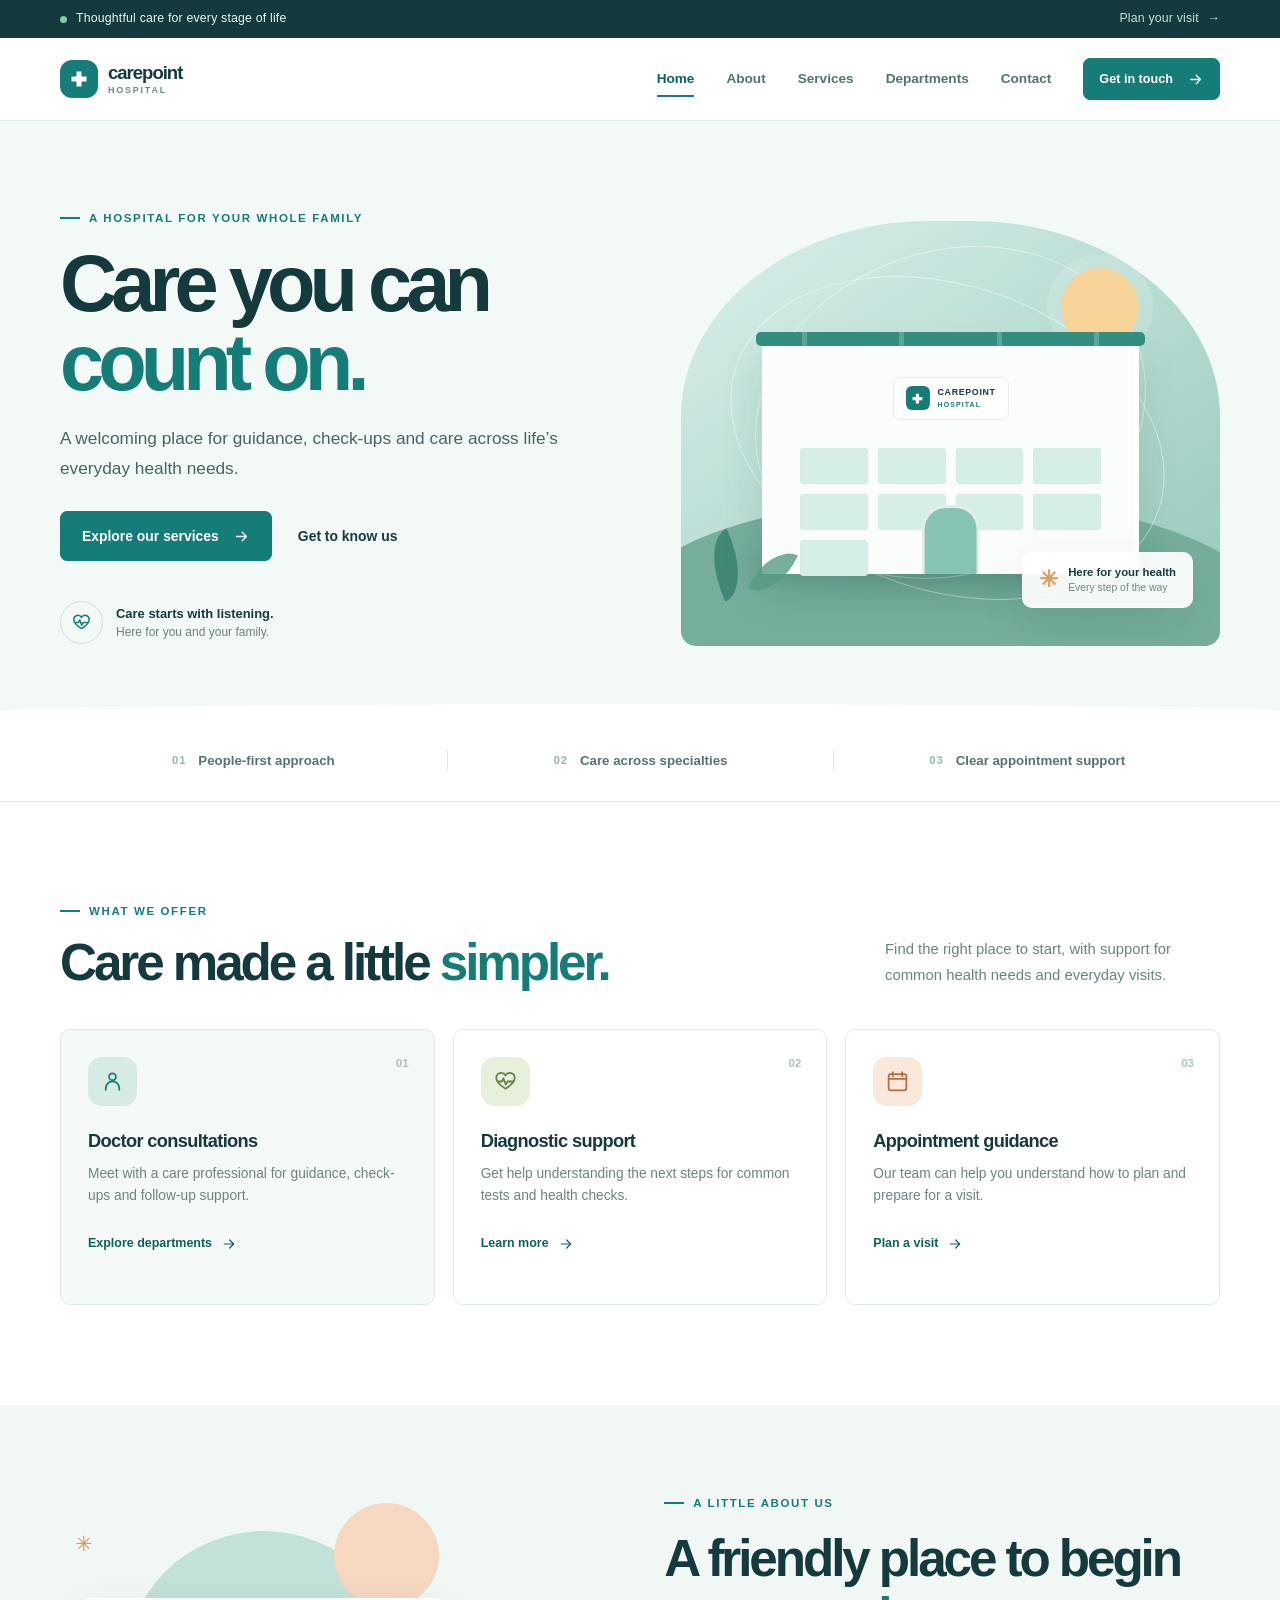
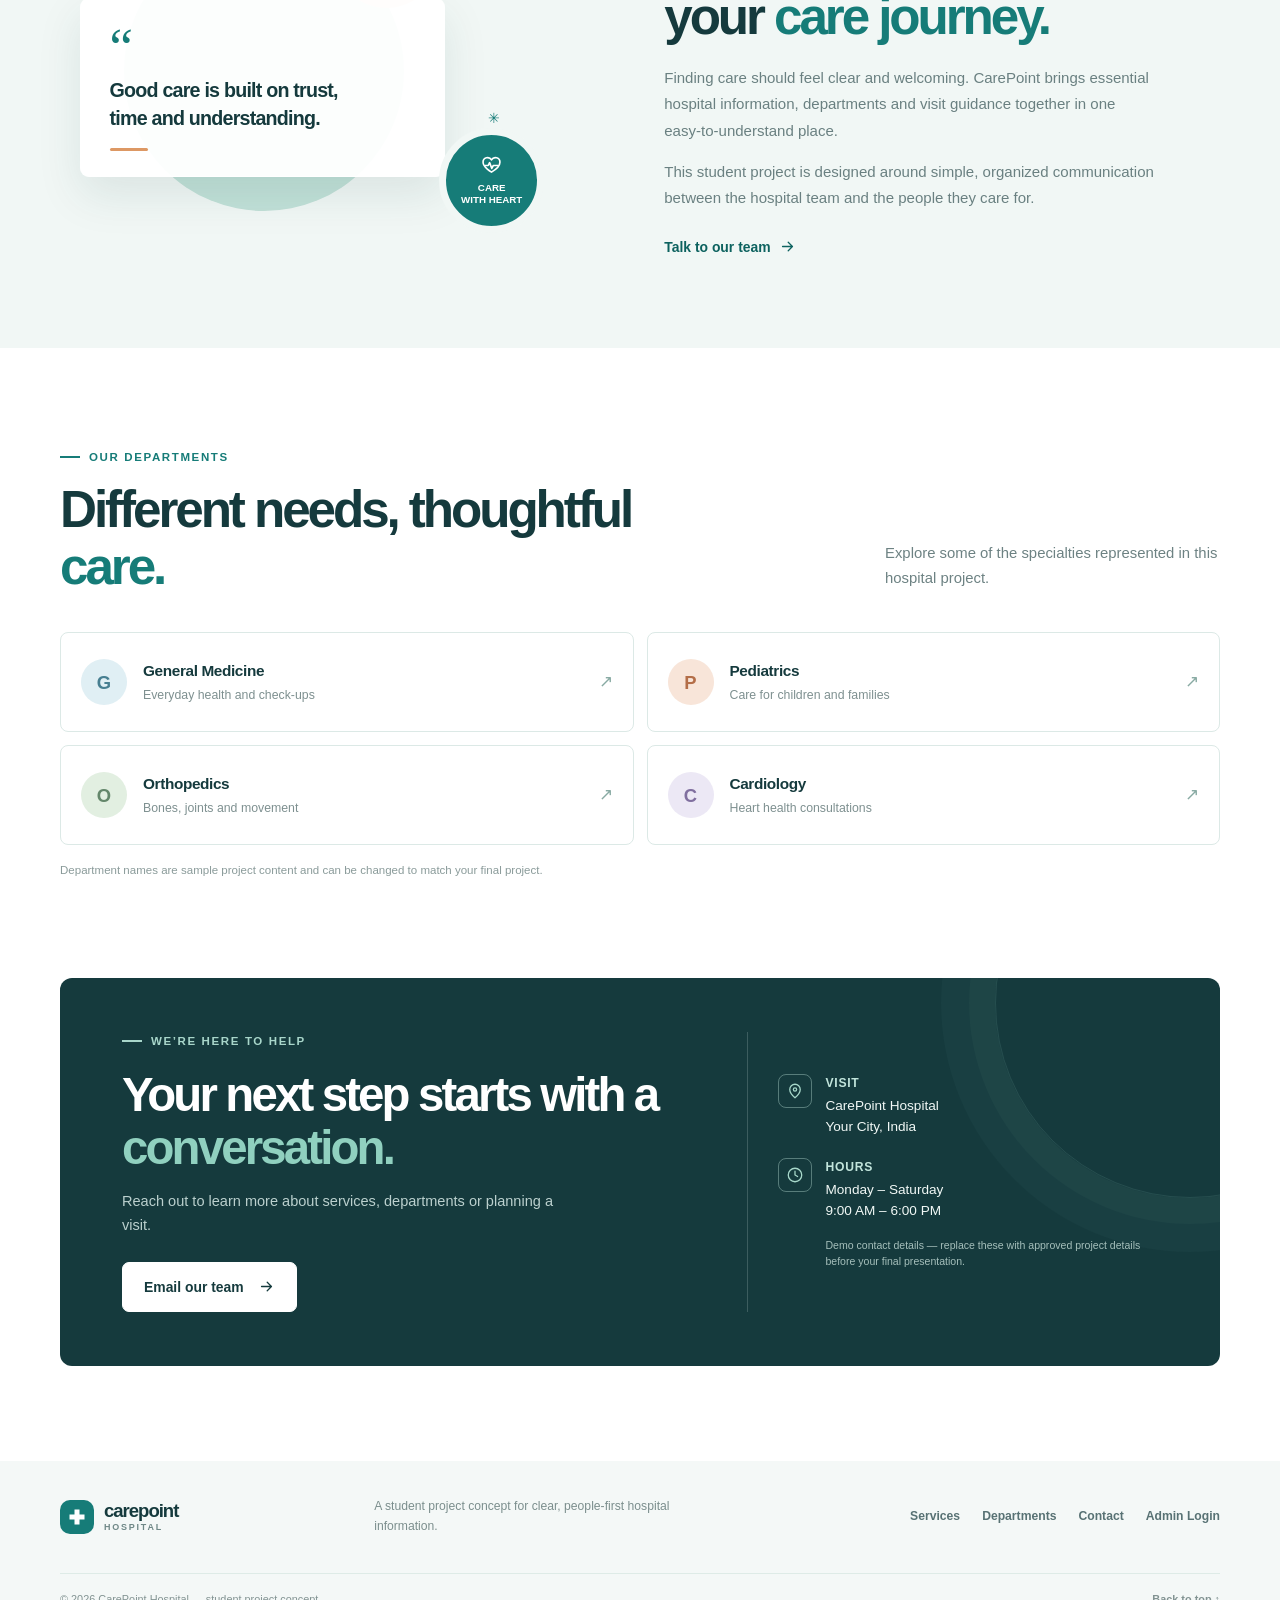
<file: frontend/index.html>
<!doctype html>
<html lang="en">
  <head>
    <meta charset="utf-8">
    <meta name="viewport" content="width=device-width, initial-scale=1">
    <meta name="theme-color" content="#f6faf9">
    <meta name="description" content="A welcoming hospital homepage concept for the Hospital Management Web Application student project.">
    <title>CarePoint Hospital | Care you can count on</title>
    <link rel="stylesheet" href="css/style.css">
    <script src="js/main.js" defer></script>
  </head>
  <body>
    <a class="skip-link" href="#main-content">Skip to content</a>

    <svg class="icon-library" xmlns="http://www.w3.org/2000/svg" aria-hidden="true">
      <symbol id="icon-cross" viewBox="0 0 24 24">
        <path d="M9 3h6v6h6v6h-6v6H9v-6H3V9h6V3Z" fill="currentColor"/>
      </symbol>
      <symbol id="icon-arrow" viewBox="0 0 24 24">
        <path d="M5 12h14m-6-6 6 6-6 6" fill="none" stroke="currentColor" stroke-width="1.8" stroke-linecap="round" stroke-linejoin="round"/>
      </symbol>
      <symbol id="icon-heart" viewBox="0 0 24 24">
        <path d="M20.8 8.7c0 5.2-8.8 10.2-8.8 10.2S3.2 13.9 3.2 8.7A4.7 4.7 0 0 1 12 6.2a4.7 4.7 0 0 1 8.8 2.5Z" fill="none" stroke="currentColor" stroke-width="1.7" stroke-linejoin="round"/>
        <path d="M5.5 12h3l1.5-3 2.3 6 1.6-3h5.1" fill="none" stroke="currentColor" stroke-width="1.7" stroke-linecap="round" stroke-linejoin="round"/>
      </symbol>
      <symbol id="icon-person" viewBox="0 0 24 24">
        <circle cx="12" cy="7.5" r="3.3" fill="none" stroke="currentColor" stroke-width="1.7"/>
        <path d="M5.5 20v-1.7a6.5 6.5 0 0 1 13 0V20" fill="none" stroke="currentColor" stroke-width="1.7" stroke-linecap="round"/>
      </symbol>
      <symbol id="icon-calendar" viewBox="0 0 24 24">
        <rect x="3.5" y="5" width="17" height="15.5" rx="2" fill="none" stroke="currentColor" stroke-width="1.7"/>
        <path d="M7.5 3v4m9-4v4M4 9.5h16" fill="none" stroke="currentColor" stroke-width="1.7" stroke-linecap="round"/>
      </symbol>
      <symbol id="icon-location" viewBox="0 0 24 24">
        <path d="M19 10c0 5-7 11-7 11S5 15 5 10a7 7 0 1 1 14 0Z" fill="none" stroke="currentColor" stroke-width="1.7"/>
        <circle cx="12" cy="10" r="2.2" fill="none" stroke="currentColor" stroke-width="1.7"/>
      </symbol>
      <symbol id="icon-clock" viewBox="0 0 24 24">
        <circle cx="12" cy="12" r="9" fill="none" stroke="currentColor" stroke-width="1.7"/>
        <path d="M12 7v5l3.5 2" fill="none" stroke="currentColor" stroke-width="1.7" stroke-linecap="round"/>
      </symbol>
    </svg>

    <div class="announcement-bar">
      <div class="container announcement-inner">
        <span class="announcement-dot" aria-hidden="true"></span>
        <p>Thoughtful care for every stage of life</p>
        <a href="#contact">Plan your visit <span aria-hidden="true">&rarr;</span></a>
      </div>
    </div>

    <header class="site-header">
      <div class="container header-inner">
        <a class="brand" href="#home" aria-label="CarePoint Hospital home">
          <span class="brand-mark"><svg aria-hidden="true"><use href="#icon-cross"></use></svg></span>
          <span class="brand-name">carepoint<span>hospital</span></span>
        </a>

        <button class="menu-toggle" type="button" aria-expanded="false" aria-controls="primary-navigation" aria-label="Open navigation menu">
          <span></span><span></span><span></span>
        </button>

        <nav class="primary-navigation" id="primary-navigation" aria-label="Main navigation">
          <a class="nav-link active" href="#home">Home</a>
          <a class="nav-link" href="#about">About</a>
          <a class="nav-link" href="#services">Services</a>
          <a class="nav-link" href="#departments">Departments</a>
          <a class="nav-link" href="#contact">Contact</a>
          <a class="button button-small header-cta" href="#contact">Get in touch <svg aria-hidden="true"><use href="#icon-arrow"></use></svg></a>
        </nav>
      </div>
    </header>

    <main id="main-content">
      <section class="hero" id="home" aria-labelledby="hero-title">
        <div class="container hero-grid">
          <div class="hero-copy">
            <p class="eyebrow"><span></span> A hospital for your whole family</p>
            <h1 id="hero-title">Care you can <span>count on.</span></h1>
            <p class="hero-description">A welcoming place for guidance, check-ups and care across life’s everyday health needs.</p>
            <div class="hero-actions">
              <a class="button" href="#services">Explore our services <svg aria-hidden="true"><use href="#icon-arrow"></use></svg></a>
              <a class="text-link" href="#about">Get to know us</a>
            </div>
            <div class="hero-note">
              <span class="note-icon"><svg aria-hidden="true"><use href="#icon-heart"></use></svg></span>
              <p><strong>Care starts with listening.</strong><br>Here for you and your family.</p>
            </div>
          </div>

          <div class="hero-art" aria-label="Illustration of a welcoming hospital building" role="img">
            <div class="art-orbit orbit-one"></div>
            <div class="art-orbit orbit-two"></div>
            <div class="sun-shape"></div>
            <div class="building-shadow"></div>
            <div class="hospital-building">
              <div class="building-roof"><span></span><span></span><span></span><span></span></div>
              <div class="building-sign"><span class="sign-cross"><svg aria-hidden="true"><use href="#icon-cross"></use></svg></span><span>CAREPOINT<br><small>HOSPITAL</small></span></div>
              <div class="building-windows" aria-hidden="true"><i></i><i></i><i></i><i></i><i></i><i></i><i></i><i></i><i></i></div>
              <div class="building-door"></div>
            </div>
            <div class="art-caption"><span class="caption-sparkle" aria-hidden="true">✳</span><span>Here for your health<br><small>Every step of the way</small></span></div>
            <div class="art-leaf leaf-one"></div>
            <div class="art-leaf leaf-two"></div>
          </div>
        </div>
        <div class="hero-wave" aria-hidden="true"></div>
      </section>

      <section class="care-points" aria-label="Our approach to care">
        <div class="container care-points-inner">
          <div><span class="point-number">01</span><span>People-first approach</span></div>
          <div><span class="point-number">02</span><span>Care across specialties</span></div>
          <div><span class="point-number">03</span><span>Clear appointment support</span></div>
        </div>
      </section>

      <section class="section services-section" id="services" aria-labelledby="services-title">
        <div class="container">
          <div class="section-heading">
            <div>
              <p class="eyebrow"><span></span> What we offer</p>
              <h2 id="services-title">Care made a little <span>simpler.</span></h2>
            </div>
            <p class="section-intro">Find the right place to start, with support for common health needs and everyday visits.</p>
          </div>
          <div class="service-grid">
            <article class="service-card service-card-featured">
              <span class="card-index">01</span>
              <span class="service-icon"><svg aria-hidden="true"><use href="#icon-person"></use></svg></span>
              <h3>Doctor consultations</h3>
              <p>Meet with a care professional for guidance, check-ups and follow-up support.</p>
              <a href="#departments" aria-label="Explore departments for doctor consultations">Explore departments <svg aria-hidden="true"><use href="#icon-arrow"></use></svg></a>
            </article>
            <article class="service-card">
              <span class="card-index">02</span>
              <span class="service-icon icon-mint"><svg aria-hidden="true"><use href="#icon-heart"></use></svg></span>
              <h3>Diagnostic support</h3>
              <p>Get help understanding the next steps for common tests and health checks.</p>
              <a href="#contact" aria-label="Contact us about diagnostic support">Learn more <svg aria-hidden="true"><use href="#icon-arrow"></use></svg></a>
            </article>
            <article class="service-card">
              <span class="card-index">03</span>
              <span class="service-icon icon-peach"><svg aria-hidden="true"><use href="#icon-calendar"></use></svg></span>
              <h3>Appointment guidance</h3>
              <p>Our team can help you understand how to plan and prepare for a visit.</p>
              <a href="#contact" aria-label="Contact us for appointment guidance">Plan a visit <svg aria-hidden="true"><use href="#icon-arrow"></use></svg></a>
            </article>
          </div>
        </div>
      </section>

      <section class="about-section" id="about" aria-labelledby="about-title">
        <div class="container about-grid">
          <div class="about-visual" aria-hidden="true">
            <div class="about-circle circle-large"></div>
            <div class="about-circle circle-small"></div>
            <div class="about-quote-card"><span class="quote-mark">“</span><p>Good care is built on trust, time and understanding.</p><span class="quote-line"></span></div>
            <div class="about-stamp"><svg><use href="#icon-heart"></use></svg><span>Care<br>with heart</span></div>
            <div class="about-sparkle sparkle-one">✳</div><div class="about-sparkle sparkle-two">✳</div>
          </div>
          <div class="about-copy">
            <p class="eyebrow"><span></span> A little about us</p>
            <h2 id="about-title">A friendly place to begin your <span>care journey.</span></h2>
            <p>Finding care should feel clear and welcoming. CarePoint brings essential hospital information, departments and visit guidance together in one easy-to-understand place.</p>
            <p>This student project is designed around simple, organized communication between the hospital team and the people they care for.</p>
            <a class="text-link text-link-dark" href="#contact">Talk to our team <svg aria-hidden="true"><use href="#icon-arrow"></use></svg></a>
          </div>
        </div>
      </section>

      <section class="section departments-section" id="departments" aria-labelledby="departments-title">
        <div class="container">
          <div class="section-heading">
            <div>
              <p class="eyebrow"><span></span> Our departments</p>
              <h2 id="departments-title">Different needs, thoughtful <span>care.</span></h2>
            </div>
            <p class="section-intro">Explore some of the specialties represented in this hospital project.</p>
          </div>
          <div class="department-grid">
            <article class="department-card"><span class="department-symbol symbol-blue">G</span><div><h3>General Medicine</h3><p>Everyday health and check-ups</p></div><span class="department-arrow" aria-hidden="true">↗</span></article>
            <article class="department-card"><span class="department-symbol symbol-peach">P</span><div><h3>Pediatrics</h3><p>Care for children and families</p></div><span class="department-arrow" aria-hidden="true">↗</span></article>
            <article class="department-card"><span class="department-symbol symbol-mint">O</span><div><h3>Orthopedics</h3><p>Bones, joints and movement</p></div><span class="department-arrow" aria-hidden="true">↗</span></article>
            <article class="department-card"><span class="department-symbol symbol-lilac">C</span><div><h3>Cardiology</h3><p>Heart health consultations</p></div><span class="department-arrow" aria-hidden="true">↗</span></article>
          </div>
          <p class="demo-note">Department names are sample project content and can be changed to match your final project.</p>
        </div>
      </section>

      <section class="contact-section" id="contact" aria-labelledby="contact-title">
        <div class="container contact-panel">
          <div class="contact-copy">
            <p class="eyebrow eyebrow-light"><span></span> We’re here to help</p>
            <h2 id="contact-title">Your next step starts with a <span>conversation.</span></h2>
            <p>Reach out to learn more about services, departments or planning a visit.</p>
            <a class="button button-light" href="mailto:hello@carepoint.example">Email our team <svg aria-hidden="true"><use href="#icon-arrow"></use></svg></a>
          </div>
          <div class="contact-details">
            <div class="contact-detail"><span class="detail-icon"><svg aria-hidden="true"><use href="#icon-location"></use></svg></span><div><h3>Visit</h3><p>CarePoint Hospital<br>Your City, India</p></div></div>
            <div class="contact-detail"><span class="detail-icon"><svg aria-hidden="true"><use href="#icon-clock"></use></svg></span><div><h3>Hours</h3><p>Monday – Saturday<br>9:00 AM – 6:00 PM</p></div></div>
            <p class="contact-demo-note">Demo contact details — replace these with approved project details before your final presentation.</p>
          </div>
          <div class="contact-decoration" aria-hidden="true"></div>
        </div>
      </section>
    </main>

    <footer class="site-footer">
      <div class="container footer-main">
        <a class="brand brand-footer" href="#home" aria-label="CarePoint Hospital home">
          <span class="brand-mark"><svg aria-hidden="true"><use href="#icon-cross"></use></svg></span>
          <span class="brand-name">carepoint<span>hospital</span></span>
        </a>
        <p>A student project concept for clear, people-first hospital information.</p>
        <div class="footer-links"><a href="#services">Services</a><a href="#departments">Departments</a><a href="#contact">Contact</a><a href="login.html">Admin Login</a></div>
      </div>
      <div class="container footer-bottom"><span>© <span id="current-year">2026</span> CarePoint Hospital — student project concept</span><a href="#home">Back to top ↑</a></div>
    </footer>
  </body>
</html>
</file>
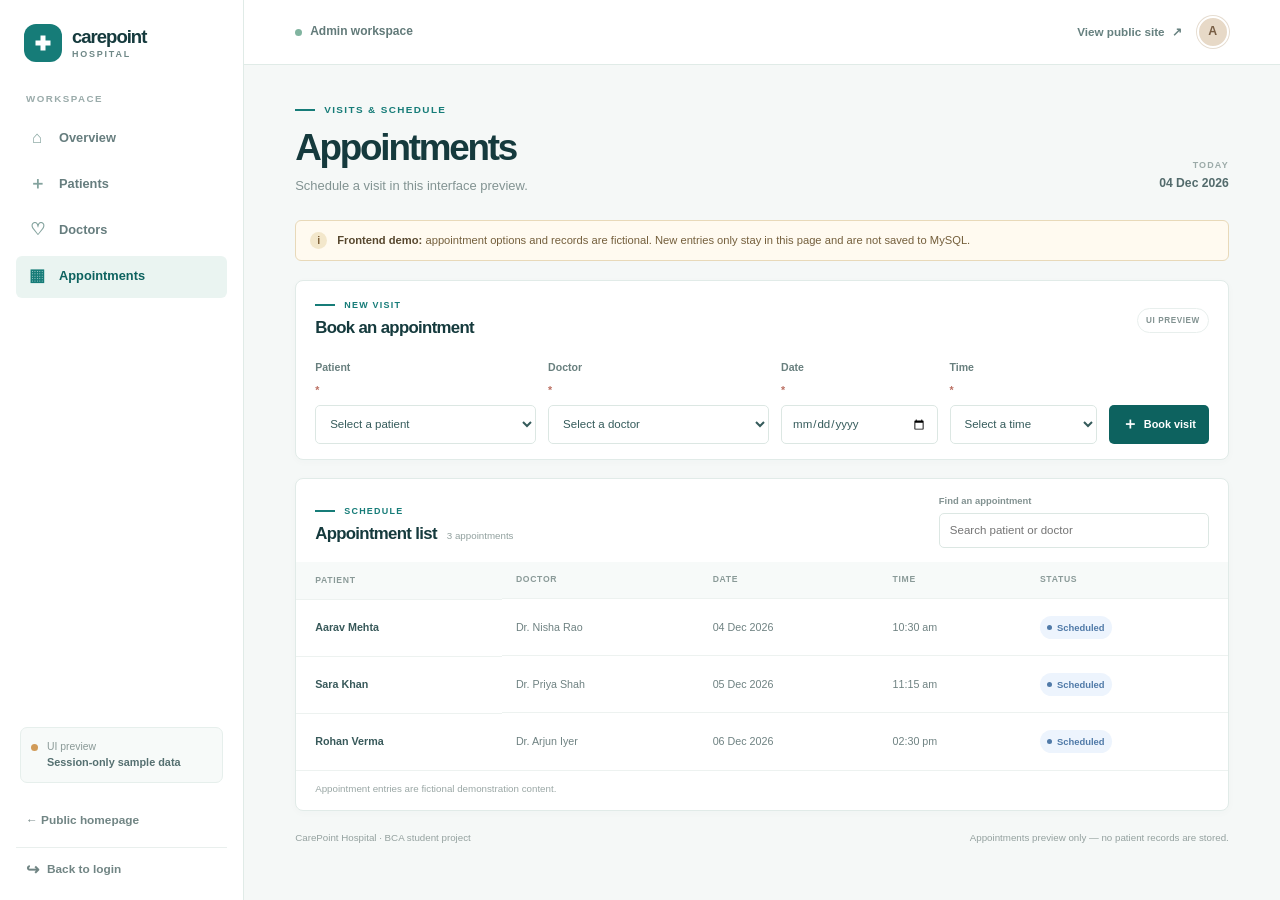
<file: frontend/appointments.html>
<!doctype html>
<html lang="en">
  <head>
    <meta charset="utf-8">
    <meta name="viewport" content="width=device-width, initial-scale=1">
    <meta name="theme-color" content="#f5f8f7">
    <meta name="description" content="Appointment management interface preview for the CarePoint Hospital student project.">
    <title>Appointments | CarePoint Hospital</title>
    <link rel="stylesheet" href="css/style.css">
    <link rel="stylesheet" href="css/dashboard.css">
    <link rel="stylesheet" href="css/appointments.css">
    <script src="js/dashboard.js" defer></script>
    <script src="js/appointments.js" defer></script>
  </head>
  <body class="dashboard-page">
    <a class="skip-link" href="#appointments-main">Skip to appointment management</a>
    <div class="dashboard-layout">
      <aside class="sidebar" id="dashboard-sidebar" aria-label="Admin navigation">
        <a class="brand sidebar-brand" href="index.html" aria-label="CarePoint Hospital homepage">
          <span class="brand-mark"><svg aria-hidden="true" viewBox="0 0 24 24"><path d="M9 3h6v6h6v6h-6v6H9v-6H3V9h6V3Z" fill="currentColor"/></svg></span>
          <span class="brand-name">carepoint<span>hospital</span></span>
        </a>
        <p class="sidebar-label">WORKSPACE</p>
        <nav class="sidebar-navigation" aria-label="Dashboard sections">
          <a class="sidebar-link" href="dashboard.html"><span class="sidebar-icon" aria-hidden="true">⌂</span> Overview</a>
          <a class="sidebar-link" href="patients.html"><span class="sidebar-icon" aria-hidden="true">＋</span> Patients</a>
          <a class="sidebar-link" href="doctors.html"><span class="sidebar-icon" aria-hidden="true">♡</span> Doctors</a>
          <a class="sidebar-link sidebar-link-active" href="appointments.html" aria-current="page"><span class="sidebar-icon" aria-hidden="true">▦</span> Appointments</a>
        </nav>
        <div class="sidebar-bottom">
          <div class="sidebar-project-note"><span class="note-dot"></span><p>UI preview<br><strong>Session-only sample data</strong></p></div>
          <a class="sidebar-home-link" href="index.html">← Public homepage</a>
          <a class="sidebar-logout" href="login.html"><span aria-hidden="true">↪</span> Back to login</a>
        </div>
      </aside>
      <div class="sidebar-scrim" id="sidebar-scrim"></div>
      <div class="dashboard-content-wrap">
        <header class="dashboard-topbar">
          <button class="sidebar-toggle" id="sidebar-toggle" type="button" aria-expanded="false" aria-controls="dashboard-sidebar" aria-label="Open dashboard navigation"><span></span><span></span><span></span></button>
          <div class="topbar-context"><span class="topbar-dot"></span><span>Admin workspace</span></div>
          <a class="topbar-public-link" href="index.html">View public site <span aria-hidden="true">↗</span></a>
          <div class="admin-avatar" aria-label="Demo administrator">A</div>
        </header>
        <main class="dashboard-main appointments-main" id="appointments-main">
          <div class="dashboard-heading-row">
            <div>
              <p class="eyebrow"><span></span> VISITS &amp; SCHEDULE</p>
              <h1>Appointments</h1>
              <p class="dashboard-welcome">Schedule a visit in this interface preview.</p>
            </div>
            <div class="dashboard-date"><span class="date-label">TODAY</span><strong id="dashboard-date">Date preview</strong></div>
          </div>
          <div class="demo-banner" role="note"><span aria-hidden="true">i</span><p><strong>Frontend demo:</strong> appointment options and records are fictional. New entries only stay in this page and are not saved to MySQL.</p></div>
          <section class="appointment-form-panel" aria-labelledby="new-appointment-title">
            <div class="appointment-panel-heading">
              <div><p class="eyebrow"><span></span> NEW VISIT</p><h2 id="new-appointment-title">Book an appointment</h2></div>
              <span class="sample-pill">UI PREVIEW</span>
            </div>
            <form id="appointment-form" class="appointment-form">
              <label class="appointment-field" for="appointment-patient">Patient <span aria-hidden="true">*</span>
                <select id="appointment-patient" name="patient" required><option value="" selected disabled>Select a patient</option></select>
              </label>
              <label class="appointment-field" for="appointment-doctor">Doctor <span aria-hidden="true">*</span>
                <select id="appointment-doctor" name="doctor" required><option value="" selected disabled>Select a doctor</option></select>
              </label>
              <label class="appointment-field" for="appointment-date">Date <span aria-hidden="true">*</span>
                <input id="appointment-date" name="date" type="date" required>
              </label>
              <label class="appointment-field" for="appointment-time">Time <span aria-hidden="true">*</span>
                <select id="appointment-time" name="time" required><option value="" selected disabled>Select a time</option><option>09:00</option><option>10:30</option><option>11:15</option><option>12:00</option><option>14:30</option><option>16:00</option></select>
              </label>
              <button class="appointment-submit" type="submit"><span aria-hidden="true">＋</span> Book visit</button>
            </form>
            <p id="appointment-feedback" class="appointment-feedback" role="status" aria-live="polite"></p>
          </section>
          <section class="appointment-list-panel" aria-labelledby="appointment-list-title">
            <div class="appointment-list-heading">
              <div><p class="eyebrow"><span></span> SCHEDULE</p><h2 id="appointment-list-title">Appointment list <span class="appointment-count" id="appointment-count">0 appointments</span></h2></div>
              <label class="appointment-search-label" for="appointment-search">Find an appointment
                <input id="appointment-search" type="search" placeholder="Search patient or doctor">
              </label>
            </div>
            <div class="table-scroll">
              <table class="appointment-table schedule-table">
                <thead><tr><th scope="col">PATIENT</th><th scope="col">DOCTOR</th><th scope="col">DATE</th><th scope="col">TIME</th><th scope="col">STATUS</th></tr></thead>
                <tbody id="appointment-table-body"></tbody>
              </table>
            </div>
            <p class="table-footnote" id="appointment-empty-state">Names and visits are fictional examples for the interface preview.</p>
          </section>
          <footer class="dashboard-footer"><span>CarePoint Hospital · BCA student project</span><span>Appointments preview only — no patient records are stored.</span></footer>
        </main>
      </div>
    </div>
  </body>
</html>
</file>
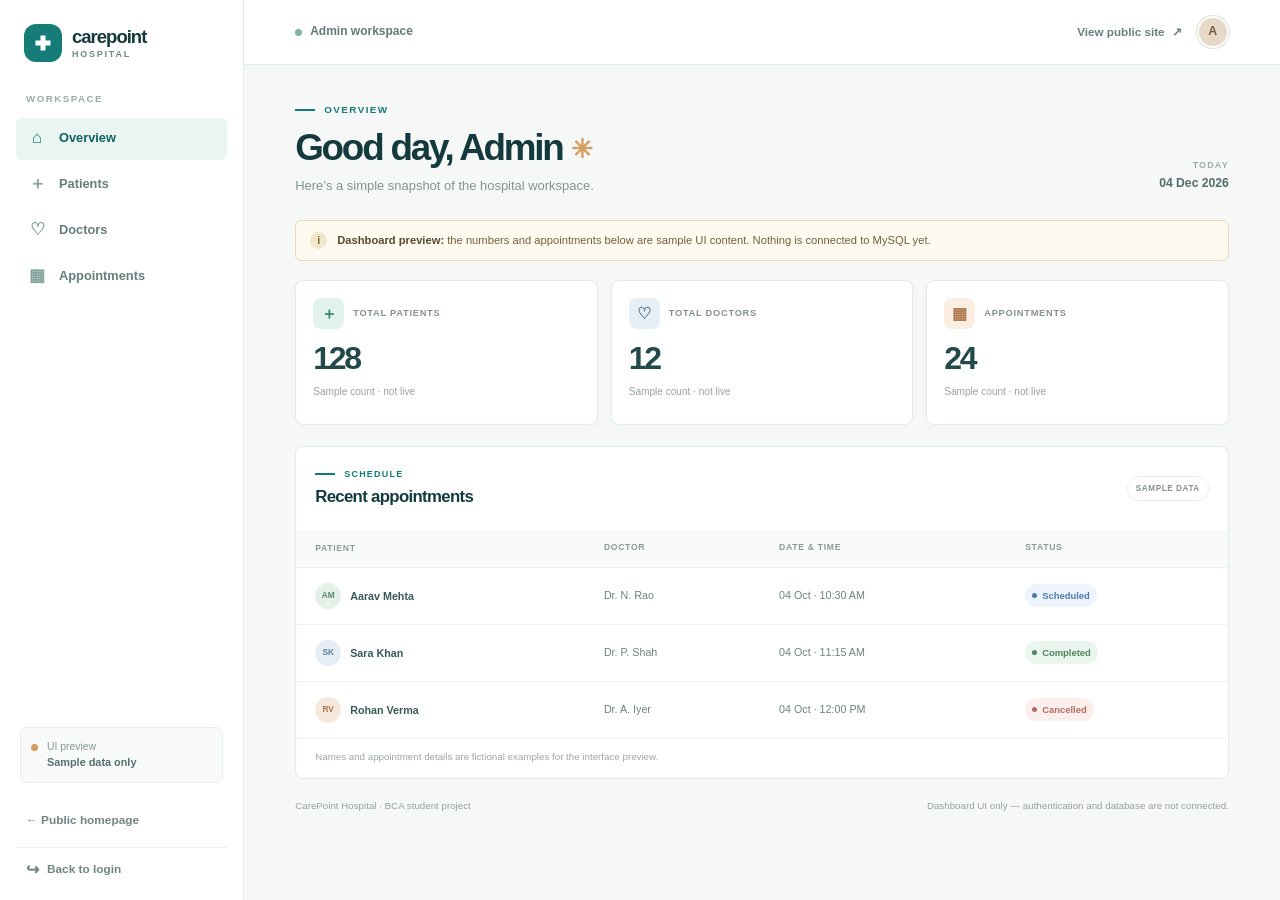
<file: frontend/dashboard.html>
<!doctype html>
<html lang="en">
  <head>
    <meta charset="utf-8">
    <meta name="viewport" content="width=device-width, initial-scale=1">
    <meta name="theme-color" content="#f5f8f7">
    <meta name="description" content="Admin dashboard UI concept for the CarePoint Hospital student project.">
    <title>Admin Dashboard | CarePoint Hospital</title>
    <link rel="stylesheet" href="css/style.css">
    <link rel="stylesheet" href="css/dashboard.css">
    <script src="js/dashboard.js" defer></script>
  </head>
  <body class="dashboard-page">
    <a class="skip-link" href="#dashboard-main">Skip to dashboard content</a>
    <div class="dashboard-layout">
      <aside class="sidebar" id="dashboard-sidebar" aria-label="Admin navigation">
        <a class="brand sidebar-brand" href="index.html" aria-label="CarePoint Hospital homepage">
          <span class="brand-mark"><svg aria-hidden="true" viewBox="0 0 24 24"><path d="M9 3h6v6h6v6h-6v6H9v-6H3V9h6V3Z" fill="currentColor"/></svg></span>
          <span class="brand-name">carepoint<span>hospital</span></span>
        </a>

        <p class="sidebar-label">WORKSPACE</p>
        <nav class="sidebar-navigation" aria-label="Dashboard sections">
          <a class="sidebar-link sidebar-link-active" href="dashboard.html" aria-current="page"><span class="sidebar-icon" aria-hidden="true">⌂</span> Overview</a>
          <a class="sidebar-link" href="patients.html"><span class="sidebar-icon" aria-hidden="true">＋</span> Patients</a>
          <a class="sidebar-link" href="doctors.html"><span class="sidebar-icon" aria-hidden="true">♡</span> Doctors</a>
          <a class="sidebar-link" href="appointments.html"><span class="sidebar-icon" aria-hidden="true">▦</span> Appointments</a>
        </nav>

        <div class="sidebar-bottom">
          <div class="sidebar-project-note"><span class="note-dot"></span><p>UI preview<br><strong>Sample data only</strong></p></div>
          <a class="sidebar-home-link" href="index.html">← Public homepage</a>
          <a class="sidebar-logout" href="login.html"><span aria-hidden="true">↪</span> Back to login</a>
        </div>
      </aside>

      <div class="sidebar-scrim" id="sidebar-scrim"></div>

      <div class="dashboard-content-wrap">
        <header class="dashboard-topbar">
          <button class="sidebar-toggle" id="sidebar-toggle" type="button" aria-expanded="false" aria-controls="dashboard-sidebar" aria-label="Open dashboard navigation"><span></span><span></span><span></span></button>
          <div class="topbar-context"><span class="topbar-dot"></span><span>Admin workspace</span></div>
          <a class="topbar-public-link" href="index.html">View public site <span aria-hidden="true">↗</span></a>
          <div class="admin-avatar" aria-label="Demo administrator">A</div>
        </header>

        <main class="dashboard-main" id="dashboard-main">
          <div class="dashboard-heading-row">
            <div>
              <p class="eyebrow"><span></span> OVERVIEW</p>
              <h1>Good day, Admin <span class="wave-emoji" aria-hidden="true">✳</span></h1>
              <p class="dashboard-welcome">Here’s a simple snapshot of the hospital workspace.</p>
            </div>
            <div class="dashboard-date"><span class="date-label">TODAY</span><strong id="dashboard-date">Date preview</strong></div>
          </div>

          <div class="demo-banner" role="note"><span aria-hidden="true">i</span><p><strong>Dashboard preview:</strong> the numbers and appointments below are sample UI content. Nothing is connected to MySQL yet.</p></div>

          <section class="stats-grid" aria-label="Sample hospital totals">
            <article class="stat-card">
              <div class="stat-card-top"><span class="stat-icon stat-icon-teal" aria-hidden="true">＋</span><span class="stat-label">TOTAL PATIENTS</span></div>
              <strong class="stat-value">128</strong>
              <span class="stat-note">Sample count · not live</span>
            </article>
            <article class="stat-card">
              <div class="stat-card-top"><span class="stat-icon stat-icon-blue" aria-hidden="true">♡</span><span class="stat-label">TOTAL DOCTORS</span></div>
              <strong class="stat-value">12</strong>
              <span class="stat-note">Sample count · not live</span>
            </article>
            <article class="stat-card">
              <div class="stat-card-top"><span class="stat-icon stat-icon-peach" aria-hidden="true">▦</span><span class="stat-label">APPOINTMENTS</span></div>
              <strong class="stat-value">24</strong>
              <span class="stat-note">Sample count · not live</span>
            </article>
          </section>

          <section class="appointments-panel" aria-labelledby="appointments-title">
            <div class="panel-heading">
              <div><p class="eyebrow"><span></span> SCHEDULE</p><h2 id="appointments-title">Recent appointments</h2></div>
              <span class="sample-pill">SAMPLE DATA</span>
            </div>
            <div class="table-scroll">
              <table class="appointment-table">
                <thead><tr><th scope="col">PATIENT</th><th scope="col">DOCTOR</th><th scope="col">DATE &amp; TIME</th><th scope="col">STATUS</th></tr></thead>
                <tbody>
                  <tr><td><span class="patient-avatar avatar-mint">AM</span><span class="table-person">Aarav Mehta</span></td><td>Dr. N. Rao</td><td>04 Oct · 10:30 AM</td><td><span class="status-badge status-scheduled">Scheduled</span></td></tr>
                  <tr><td><span class="patient-avatar avatar-blue">SK</span><span class="table-person">Sara Khan</span></td><td>Dr. P. Shah</td><td>04 Oct · 11:15 AM</td><td><span class="status-badge status-completed">Completed</span></td></tr>
                  <tr><td><span class="patient-avatar avatar-peach">RV</span><span class="table-person">Rohan Verma</span></td><td>Dr. A. Iyer</td><td>04 Oct · 12:00 PM</td><td><span class="status-badge status-cancelled">Cancelled</span></td></tr>
                </tbody>
              </table>
            </div>
            <p class="table-footnote">Names and appointment details are fictional examples for the interface preview.</p>
          </section>

          <footer class="dashboard-footer"><span>CarePoint Hospital · BCA student project</span><span>Dashboard UI only — authentication and database are not connected.</span></footer>
        </main>
      </div>
    </div>
  </body>
</html>
</file>
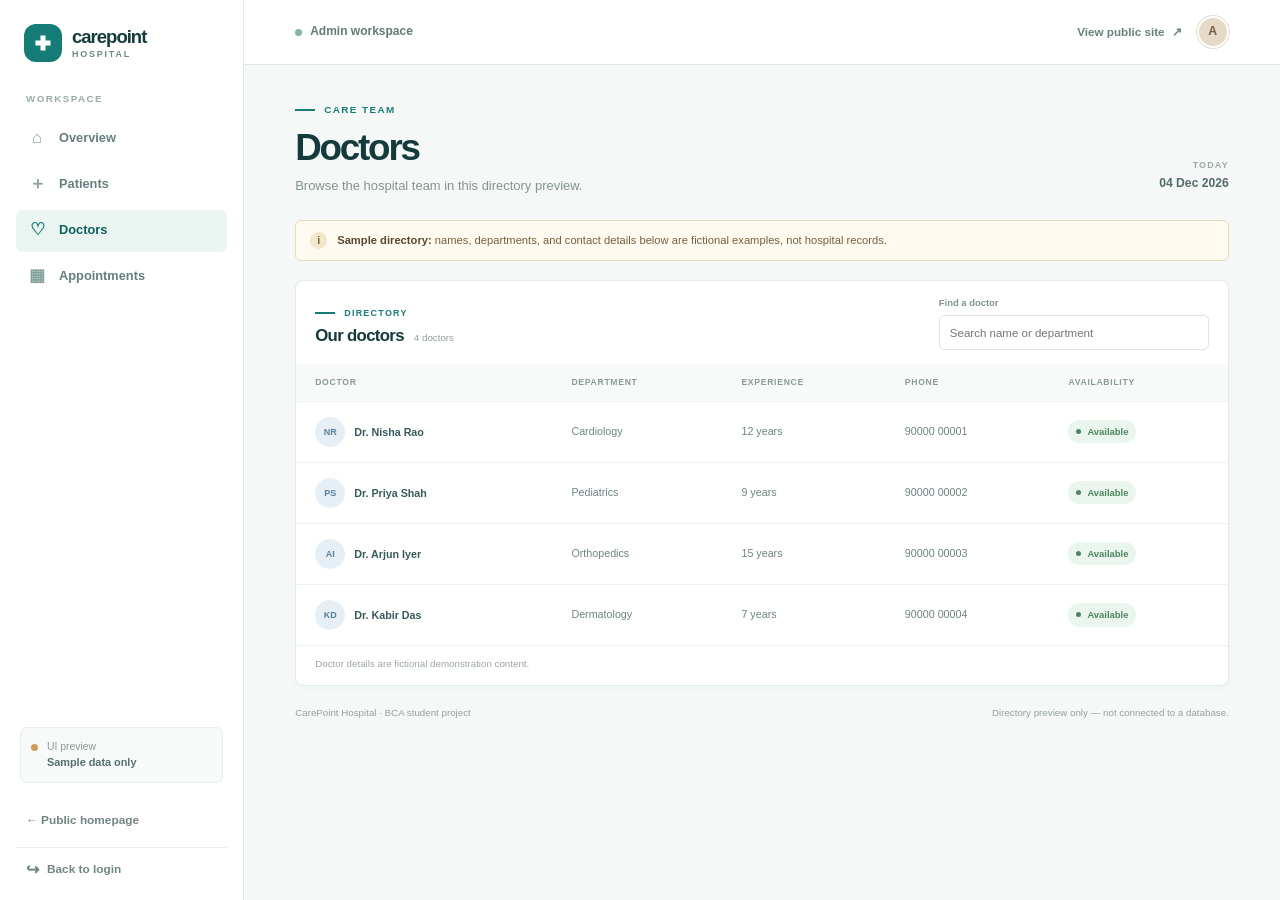
<file: frontend/doctors.html>
<!doctype html>
<html lang="en">
  <head>
    <meta charset="utf-8">
    <meta name="viewport" content="width=device-width, initial-scale=1">
    <meta name="theme-color" content="#f5f8f7">
    <meta name="description" content="Doctor directory interface preview for the CarePoint Hospital student project.">
    <title>Doctors | CarePoint Hospital</title>
    <link rel="stylesheet" href="css/style.css">
    <link rel="stylesheet" href="css/dashboard.css">
    <link rel="stylesheet" href="css/doctors.css">
    <script src="js/dashboard.js" defer></script>
    <script src="js/doctors.js" defer></script>
  </head>
  <body class="dashboard-page">
    <a class="skip-link" href="#doctors-main">Skip to doctor directory</a>
    <div class="dashboard-layout">
      <aside class="sidebar" id="dashboard-sidebar" aria-label="Admin navigation">
        <a class="brand sidebar-brand" href="index.html" aria-label="CarePoint Hospital homepage">
          <span class="brand-mark"><svg aria-hidden="true" viewBox="0 0 24 24"><path d="M9 3h6v6h6v6h-6v6H9v-6H3V9h6V3Z" fill="currentColor"/></svg></span>
          <span class="brand-name">carepoint<span>hospital</span></span>
        </a>
        <p class="sidebar-label">WORKSPACE</p>
        <nav class="sidebar-navigation" aria-label="Dashboard sections">
          <a class="sidebar-link" href="dashboard.html"><span class="sidebar-icon" aria-hidden="true">⌂</span> Overview</a>
          <a class="sidebar-link" href="patients.html"><span class="sidebar-icon" aria-hidden="true">＋</span> Patients</a>
          <a class="sidebar-link sidebar-link-active" href="doctors.html" aria-current="page"><span class="sidebar-icon" aria-hidden="true">♡</span> Doctors</a>
          <a class="sidebar-link" href="appointments.html"><span class="sidebar-icon" aria-hidden="true">▦</span> Appointments</a>
        </nav>
        <div class="sidebar-bottom">
          <div class="sidebar-project-note"><span class="note-dot"></span><p>UI preview<br><strong>Sample data only</strong></p></div>
          <a class="sidebar-home-link" href="index.html">← Public homepage</a>
          <a class="sidebar-logout" href="login.html"><span aria-hidden="true">↪</span> Back to login</a>
        </div>
      </aside>
      <div class="sidebar-scrim" id="sidebar-scrim"></div>
      <div class="dashboard-content-wrap">
        <header class="dashboard-topbar">
          <button class="sidebar-toggle" id="sidebar-toggle" type="button" aria-expanded="false" aria-controls="dashboard-sidebar" aria-label="Open dashboard navigation"><span></span><span></span><span></span></button>
          <div class="topbar-context"><span class="topbar-dot"></span><span>Admin workspace</span></div>
          <a class="topbar-public-link" href="index.html">View public site <span aria-hidden="true">↗</span></a>
          <div class="admin-avatar" aria-label="Demo administrator">A</div>
        </header>
        <main class="dashboard-main doctors-main" id="doctors-main">
          <div class="dashboard-heading-row">
            <div>
              <p class="eyebrow"><span></span> CARE TEAM</p>
              <h1>Doctors</h1>
              <p class="dashboard-welcome">Browse the hospital team in this directory preview.</p>
            </div>
            <div class="dashboard-date"><span class="date-label">TODAY</span><strong id="dashboard-date">Date preview</strong></div>
          </div>
          <div class="demo-banner" role="note"><span aria-hidden="true">i</span><p><strong>Sample directory:</strong> names, departments, and contact details below are fictional examples, not hospital records.</p></div>
          <section class="doctor-list-panel" aria-labelledby="doctor-list-title">
            <div class="doctor-list-heading">
              <div><p class="eyebrow"><span></span> DIRECTORY</p><h2 id="doctor-list-title">Our doctors <span class="doctor-count" id="doctor-count">0 doctors</span></h2></div>
              <label class="doctor-search-label" for="doctor-search">Find a doctor
                <input id="doctor-search" type="search" placeholder="Search name or department">
              </label>
            </div>
            <div class="table-scroll">
              <table class="appointment-table doctor-table">
                <thead><tr><th scope="col">DOCTOR</th><th scope="col">DEPARTMENT</th><th scope="col">EXPERIENCE</th><th scope="col">PHONE</th><th scope="col">AVAILABILITY</th></tr></thead>
                <tbody id="doctor-table-body"></tbody>
              </table>
            </div>
            <p class="table-footnote" id="doctor-empty-state">Doctor details are demonstration content only.</p>
          </section>
          <footer class="dashboard-footer"><span>CarePoint Hospital · BCA student project</span><span>Directory preview only — not connected to a database.</span></footer>
        </main>
      </div>
    </div>
  </body>
</html>
</file>
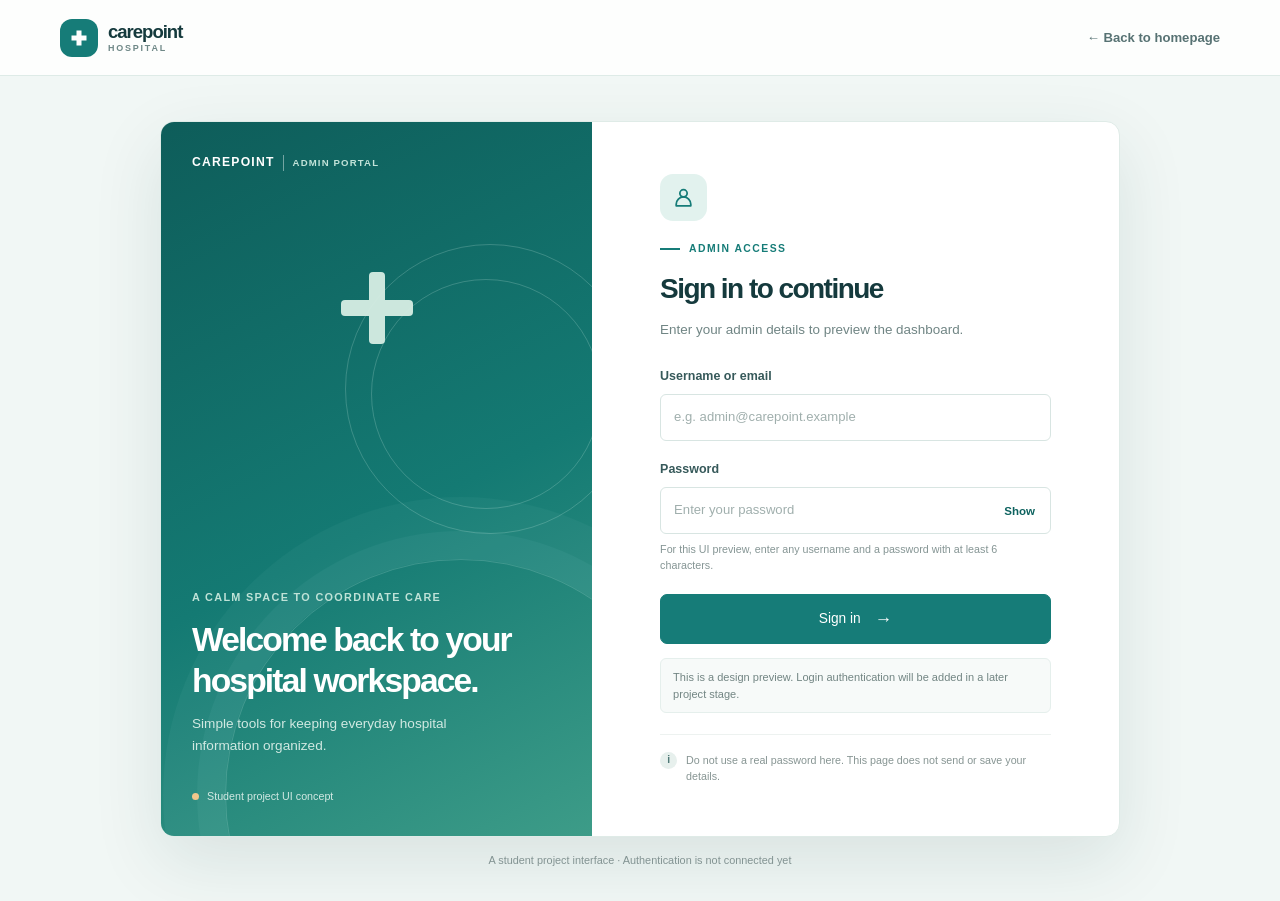
<file: frontend/login.html>
<!doctype html>
<html lang="en">
  <head>
    <meta charset="utf-8">
    <meta name="viewport" content="width=device-width, initial-scale=1">
    <meta name="theme-color" content="#f1f7f5">
    <meta name="description" content="Admin sign-in page UI concept for the CarePoint Hospital student project.">
    <title>Admin Login | CarePoint Hospital</title>
    <link rel="stylesheet" href="css/style.css">
    <link rel="stylesheet" href="css/dashboard.css">
    <link rel="stylesheet" href="css/forms.css">
    <script src="js/login.js" defer></script>
  </head>
  <body class="auth-page">
    <a class="skip-link" href="#login-main">Skip to login form</a>
    <header class="auth-header">
      <div class="container auth-header-inner">
        <a class="brand" href="index.html" aria-label="CarePoint Hospital homepage">
          <span class="brand-mark"><svg aria-hidden="true" viewBox="0 0 24 24"><path d="M9 3h6v6h6v6h-6v6H9v-6H3V9h6V3Z" fill="currentColor"/></svg></span>
          <span class="brand-name">carepoint<span>hospital</span></span>
        </a>
        <a class="auth-back-link" href="index.html">← Back to homepage</a>
      </div>
    </header>

    <main class="auth-main" id="login-main">
      <section class="auth-card" aria-labelledby="login-title">
        <div class="auth-art">
          <div class="auth-art-ring ring-one"></div>
          <div class="auth-art-ring ring-two"></div>
          <div class="auth-art-cross" aria-hidden="true"><span></span><span></span></div>
          <p class="auth-art-label">CAREPOINT <span>ADMIN PORTAL</span></p>
          <div class="auth-art-message">
            <span class="auth-art-kicker">A calm space to coordinate care</span>
            <h2>Welcome back to your hospital workspace.</h2>
            <p>Simple tools for keeping everyday hospital information organized.</p>
          </div>
          <div class="auth-art-footnote"><span></span> Student project UI concept</div>
        </div>

        <div class="auth-form-panel">
          <div class="auth-form-heading">
            <span class="form-icon" aria-hidden="true"><svg viewBox="0 0 24 24"><circle cx="12" cy="8" r="3.5"/><path d="M5 20v-1.5a7 7 0 0 1 14 0V20Z"/></svg></span>
            <p class="eyebrow"><span></span> ADMIN ACCESS</p>
            <h1 id="login-title">Sign in to continue</h1>
            <p class="auth-subtitle">Enter your admin details to preview the dashboard.</p>
          </div>

          <form class="login-form" id="admin-login-form" action="#" method="post">
            <div class="form-field">
              <label for="username">Username or email</label>
              <input id="username" name="username" type="text" autocomplete="username" placeholder="e.g. admin@carepoint.example" minlength="3" required>
            </div>
            <div class="form-field">
              <label for="password">Password</label>
              <div class="password-input-wrap">
                <input id="password" name="password" type="password" autocomplete="current-password" placeholder="Enter your password" minlength="6" required>
                <button class="password-toggle" id="password-toggle" type="button" aria-pressed="false" aria-label="Show password">Show</button>
              </div>
              <span class="field-hint">For this UI preview, enter any username and a password with at least 6 characters.</span>
            </div>
            <button class="button login-submit" type="submit">Sign in <span aria-hidden="true">→</span></button>
            <p class="form-status" id="login-status" role="status" aria-live="polite">This is a design preview. Login authentication will be added in a later project stage.</p>
          </form>

          <div class="auth-safe-note"><span aria-hidden="true">i</span><p>Do not use a real password here. This page does not send or save your details.</p></div>
          <a class="auth-mobile-home" href="index.html">Return to the public homepage</a>
        </div>
      </section>
      <p class="auth-page-caption">A student project interface · Authentication is not connected yet</p>
    </main>
  </body>
</html>
</file>
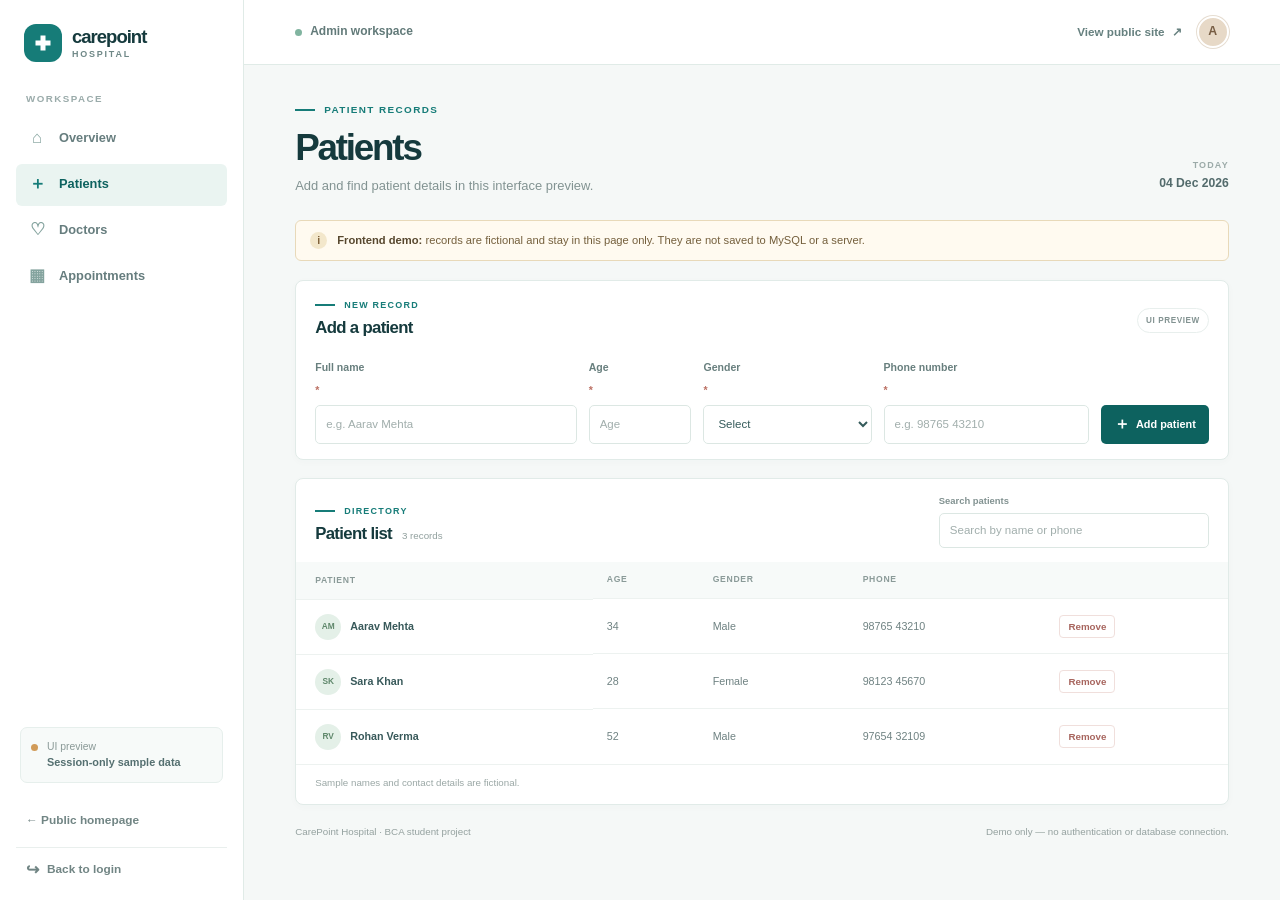
<file: frontend/patients.html>
<!doctype html>
<html lang="en">
  <head>
    <meta charset="utf-8">
    <meta name="viewport" content="width=device-width, initial-scale=1">
    <meta name="theme-color" content="#f5f8f7">
    <meta name="description" content="Patient management interface preview for the CarePoint Hospital student project.">
    <title>Patients | CarePoint Hospital</title>
    <link rel="stylesheet" href="css/style.css">
    <link rel="stylesheet" href="css/dashboard.css">
    <link rel="stylesheet" href="css/patients.css">
    <script src="js/dashboard.js" defer></script>
    <script src="js/patients.js" defer></script>
  </head>
  <body class="dashboard-page">
    <a class="skip-link" href="#patients-main">Skip to patient management</a>
    <div class="dashboard-layout">
      <aside class="sidebar" id="dashboard-sidebar" aria-label="Admin navigation">
        <a class="brand sidebar-brand" href="index.html" aria-label="CarePoint Hospital homepage">
          <span class="brand-mark"><svg aria-hidden="true" viewBox="0 0 24 24"><path d="M9 3h6v6h6v6h-6v6H9v-6H3V9h6V3Z" fill="currentColor"/></svg></span>
          <span class="brand-name">carepoint<span>hospital</span></span>
        </a>
        <p class="sidebar-label">WORKSPACE</p>
        <nav class="sidebar-navigation" aria-label="Dashboard sections">
          <a class="sidebar-link" href="dashboard.html"><span class="sidebar-icon" aria-hidden="true">⌂</span> Overview</a>
          <a class="sidebar-link sidebar-link-active" href="patients.html" aria-current="page"><span class="sidebar-icon" aria-hidden="true">＋</span> Patients</a>
          <a class="sidebar-link" href="doctors.html"><span class="sidebar-icon" aria-hidden="true">♡</span> Doctors</a>
          <a class="sidebar-link" href="appointments.html"><span class="sidebar-icon" aria-hidden="true">▦</span> Appointments</a>
        </nav>
        <div class="sidebar-bottom">
          <div class="sidebar-project-note"><span class="note-dot"></span><p>UI preview<br><strong>Session-only sample data</strong></p></div>
          <a class="sidebar-home-link" href="index.html">← Public homepage</a>
          <a class="sidebar-logout" href="login.html"><span aria-hidden="true">↪</span> Back to login</a>
        </div>
      </aside>
      <div class="sidebar-scrim" id="sidebar-scrim"></div>
      <div class="dashboard-content-wrap">
        <header class="dashboard-topbar">
          <button class="sidebar-toggle" id="sidebar-toggle" type="button" aria-expanded="false" aria-controls="dashboard-sidebar" aria-label="Open dashboard navigation"><span></span><span></span><span></span></button>
          <div class="topbar-context"><span class="topbar-dot"></span><span>Admin workspace</span></div>
          <a class="topbar-public-link" href="index.html">View public site <span aria-hidden="true">↗</span></a>
          <div class="admin-avatar" aria-label="Demo administrator">A</div>
        </header>
        <main class="dashboard-main patients-main" id="patients-main">
          <div class="dashboard-heading-row">
            <div>
              <p class="eyebrow"><span></span> PATIENT RECORDS</p>
              <h1>Patients</h1>
              <p class="dashboard-welcome">Add and find patient details in this interface preview.</p>
            </div>
            <div class="dashboard-date"><span class="date-label">TODAY</span><strong id="dashboard-date">Date preview</strong></div>
          </div>
          <div class="demo-banner" role="note"><span aria-hidden="true">i</span><p><strong>Frontend demo:</strong> records are fictional and stay in this page only. They are not saved to MySQL or a server.</p></div>

          <section class="patient-form-panel" aria-labelledby="add-patient-title">
            <div class="patient-panel-heading">
              <div><p class="eyebrow"><span></span> NEW RECORD</p><h2 id="add-patient-title">Add a patient</h2></div>
              <span class="sample-pill">UI PREVIEW</span>
            </div>
            <form id="patient-form" class="patient-form">
              <label class="patient-field patient-field-name" for="patient-name">Full name <span aria-hidden="true">*</span>
                <input id="patient-name" name="name" type="text" autocomplete="name" minlength="2" maxlength="60" placeholder="e.g. Aarav Mehta" required>
              </label>
              <label class="patient-field" for="patient-age">Age <span aria-hidden="true">*</span>
                <input id="patient-age" name="age" type="number" min="0" max="120" inputmode="numeric" placeholder="Age" required>
              </label>
              <label class="patient-field" for="patient-gender">Gender <span aria-hidden="true">*</span>
                <select id="patient-gender" name="gender" required>
                  <option value="" selected disabled>Select</option>
                  <option>Female</option><option>Male</option><option>Other</option><option>Prefer not to say</option>
                </select>
              </label>
              <label class="patient-field patient-field-contact" for="patient-phone">Phone number <span aria-hidden="true">*</span>
                <input id="patient-phone" name="phone" type="tel" autocomplete="tel" minlength="7" maxlength="15" pattern="[0-9+() -]{7,15}" placeholder="e.g. 98765 43210" required>
              </label>
              <button class="patient-submit" type="submit"><span aria-hidden="true">＋</span> Add patient</button>
            </form>
            <p id="patient-feedback" class="patient-feedback" role="status" aria-live="polite"></p>
          </section>

          <section class="patient-list-panel" aria-labelledby="patient-list-title">
            <div class="patient-list-heading">
              <div><p class="eyebrow"><span></span> DIRECTORY</p><h2 id="patient-list-title">Patient list <span class="patient-count" id="patient-count">0 records</span></h2></div>
              <label class="patient-search-label" for="patient-search">Search patients
                <input id="patient-search" type="search" placeholder="Search by name or phone">
              </label>
            </div>
            <div class="table-scroll">
              <table class="appointment-table patient-table">
                <thead><tr><th scope="col">PATIENT</th><th scope="col">AGE</th><th scope="col">GENDER</th><th scope="col">PHONE</th><th scope="col"><span class="visually-hidden">ACTION</span></th></tr></thead>
                <tbody id="patient-table-body"></tbody>
              </table>
            </div>
            <p class="table-footnote" id="patient-empty-state">No matching patient records.</p>
          </section>
          <footer class="dashboard-footer"><span>CarePoint Hospital · BCA student project</span><span>Demo only — no authentication or database connection.</span></footer>
        </main>
      </div>
    </div>
  </body>
</html>
</file>
<file: frontend/css/style.css>
:root {
  color-scheme: light;
  --ink: #153a3d;
  --ink-soft: #466467;
  --teal: #167c78;
  --teal-dark: #0d625f;
  --mint: #e2f2ef;
  --mint-pale: #f3f9f7;
  --paper: #ffffff;
  --line: #dce9e6;
  --peach: #f8e3d7;
  --shadow: 0 18px 45px rgba(20, 65, 65, .1);
  --font-body: 'Avenir Next', Avenir, 'Segoe UI', sans-serif;
  --font-heading: 'Avenir Next', Avenir, 'Segoe UI', sans-serif;
}

* { box-sizing: border-box; }
html { scroll-behavior: smooth; scroll-padding-top: 90px; }
body { margin: 0; background: var(--paper); color: var(--ink); font-family: var(--font-body); font-size: 16px; line-height: 1.6; -webkit-font-smoothing: antialiased; }
svg { display: block; width: 1.2rem; height: 1.2rem; }
.icon-library { position: absolute; width: 0; height: 0; overflow: hidden; }
.container { width: min(1160px, calc(100% - 48px)); margin-inline: auto; }
.skip-link { position: absolute; top: -60px; left: 20px; z-index: 1000; padding: 10px 16px; border-radius: 8px; background: var(--ink); color: white; }
.skip-link:focus { top: 12px; }
a { color: inherit; text-decoration: none; }
a:focus-visible, button:focus-visible { outline: 3px solid #ed9e68; outline-offset: 4px; }

.announcement-bar { background: var(--ink); color: #eaf5f2; font-size: .77rem; letter-spacing: .015em; }
.announcement-inner { min-height: 38px; display: flex; align-items: center; gap: 9px; }
.announcement-inner p { margin: 0; }
.announcement-dot { width: 7px; height: 7px; border-radius: 50%; background: #85c9a5; }
.announcement-inner a { margin-left: auto; color: #c4e3d9; }
.announcement-inner a span { padding-left: 5px; }

.site-header { position: sticky; top: 0; z-index: 50; background: rgba(255, 255, 255, .96); border-bottom: 1px solid rgba(220, 233, 230, .78); backdrop-filter: blur(12px); }
.header-inner { display: flex; min-height: 82px; align-items: center; justify-content: space-between; gap: 30px; }
.brand { display: inline-flex; align-items: center; gap: 10px; flex: 0 0 auto; }
.brand-mark { display: grid; width: 38px; height: 38px; place-items: center; border-radius: 12px; background: var(--teal); color: white; }
.brand-mark svg { width: 20px; height: 20px; }
.brand-name { display: flex; flex-direction: column; color: var(--ink); font-family: var(--font-heading); font-size: 1.16rem; font-weight: 800; line-height: 1.05; letter-spacing: -.055em; }
.brand-name span { margin-top: 3px; color: #6f8887; font-family: var(--font-body); font-size: .56rem; font-weight: 600; letter-spacing: .2em; text-transform: uppercase; }
.primary-navigation { display: flex; align-items: center; gap: clamp(18px, 2.5vw, 34px); }
.nav-link { position: relative; padding: 8px 0; color: #587072; font-size: .85rem; font-weight: 600; transition: color .2s ease; }
.nav-link:hover, .nav-link.active { color: var(--teal-dark); }
.nav-link.active::after { position: absolute; right: 0; bottom: 1px; left: 0; height: 2px; background: var(--teal); content: ''; }
.button { display: inline-flex; min-height: 50px; align-items: center; justify-content: center; gap: 14px; padding: 0 21px; border: 1px solid var(--teal); border-radius: 7px; background: var(--teal); color: white; font-size: .87rem; font-weight: 700; transition: background .2s ease, transform .2s ease; }
.button:hover { transform: translateY(-2px); background: var(--teal-dark); }
.button svg, .text-link svg { width: 17px; height: 17px; }
.button-small { min-height: 42px; padding-inline: 15px; font-size: .79rem; }
.menu-toggle { display: none; }

.hero { position: relative; overflow: hidden; padding: 82px 0 56px; background: var(--mint-pale); }
.hero-grid { position: relative; z-index: 1; display: grid; grid-template-columns: 1fr .94fr; align-items: center; gap: 48px; }
.hero-copy { padding: 6px 0 20px; }
.eyebrow { display: flex; align-items: center; gap: 9px; margin: 0 0 18px; color: var(--teal); font-size: .72rem; font-weight: 700; letter-spacing: .14em; text-transform: uppercase; }
.eyebrow > span { width: 20px; height: 2px; background: currentColor; }
h1, h2, h3, p { overflow-wrap: break-word; }
h1, h2, h3 { margin-top: 0; font-family: var(--font-heading); }
.hero h1 { max-width: 610px; margin-bottom: 20px; font-size: clamp(3.4rem, 6.2vw, 5.65rem); font-weight: 700; line-height: .99; letter-spacing: -.075em; }
.hero h1 span, .section-heading h2 span, .about-copy h2 span, .contact-copy h2 span { color: var(--teal); }
.hero-description { max-width: 510px; margin: 0; color: var(--ink-soft); font-size: 1.08rem; line-height: 1.75; }
.hero-actions { display: flex; align-items: center; gap: 26px; margin-top: 28px; }
.text-link { display: inline-flex; align-items: center; gap: 8px; color: var(--ink); font-size: .87rem; font-weight: 700; }
.text-link:hover { color: var(--teal); }
.hero-note { display: flex; align-items: center; gap: 13px; margin-top: 40px; }
.note-icon { display: grid; width: 43px; height: 43px; place-items: center; border: 1px solid #c9e1dc; border-radius: 50%; color: var(--teal); }
.note-icon svg { width: 21px; height: 21px; }
.hero-note p { margin: 0; color: #6a8282; font-size: .75rem; line-height: 1.5; }
.hero-note strong { color: var(--ink); font-size: .81rem; }

.hero-art { position: relative; min-height: 425px; overflow: hidden; border-radius: 46% 46% 15px 15px; background: linear-gradient(145deg, #d8efea 2%, #b6dbd2 52%, #95c7ba 100%); isolation: isolate; }
.hero-art::after { position: absolute; z-index: -1; right: -10%; bottom: -23%; left: -12%; height: 58%; border-radius: 50% 50% 0 0; background: #76ae9d; content: ''; }
.art-orbit { position: absolute; border: 1px solid rgba(255,255,255,.48); border-radius: 50%; }
.orbit-one { top: 7%; left: 13%; width: 74%; height: 76%; transform: rotate(-20deg); }
.orbit-two { top: 15%; left: 8%; width: 83%; height: 72%; transform: rotate(19deg); }
.sun-shape { position: absolute; top: 11%; right: 15%; width: 78px; height: 78px; border-radius: 50%; background: #f7d49a; box-shadow: 0 0 0 14px rgba(255,255,255,.13); }
.building-shadow { position: absolute; right: 13%; bottom: 14%; left: 12%; height: 9%; border-radius: 50%; background: rgba(27, 81, 73, .2); filter: blur(11px); }
.hospital-building { position: absolute; right: 15%; bottom: 17%; left: 15%; height: 55%; border: 5px solid rgba(255,255,255,.65); border-bottom: 0; border-radius: 8px 8px 0 0; background: #fbfdfb; box-shadow: 0 22px 40px rgba(29, 91, 80, .14); }
.building-roof { position: absolute; top: -13px; right: -11px; left: -11px; display: flex; height: 14px; justify-content: space-around; border-radius: 5px; background: #338e80; }
.building-roof span { width: 5px; height: 100%; background: rgba(255,255,255,.2); }
.building-sign { position: absolute; top: 14%; left: 50%; display: flex; align-items: center; gap: 8px; padding: 8px 12px; border: 1px solid #e5eeeb; border-radius: 7px; background: #fff; color: var(--ink); font-size: .55rem; font-weight: 800; letter-spacing: .08em; line-height: 1.4; transform: translateX(-50%); white-space: nowrap; }
.building-sign small { color: var(--teal); font-size: .44rem; letter-spacing: .15em; }
.sign-cross { display: grid; width: 24px; height: 24px; place-items: center; border-radius: 6px; background: var(--teal); color: white; }
.sign-cross svg { width: 13px; height: 13px; }
.building-windows { position: absolute; top: 45%; right: 9%; left: 9%; display: grid; grid-template-columns: repeat(4, 1fr); gap: 10px; }
.building-windows i { height: 36px; border: 1px solid #d6eae5; border-radius: 3px; background: #d5eee8; }
.building-door { position: absolute; bottom: 0; left: 50%; width: 16%; height: 30%; border: 3px solid #e3eeea; border-bottom: 0; border-radius: 24px 24px 0 0; background: #87c4b5; transform: translateX(-50%); }
.art-caption { position: absolute; z-index: 3; right: 5%; bottom: 9%; display: flex; align-items: center; gap: 10px; padding: 11px 16px; border: 1px solid rgba(255,255,255,.82); border-radius: 10px; background: rgba(255,255,255,.92); box-shadow: var(--shadow); color: var(--ink); font-size: .71rem; font-weight: 700; line-height: 1.35; }
.art-caption small { color: #708785; font-size: .65rem; font-weight: 500; }
.caption-sparkle { color: #e19d61; font-size: 1.45rem; }
.art-leaf { position: absolute; z-index: 2; bottom: 12%; width: 32px; height: 66px; border-radius: 100% 0 100% 0; background: #367e6e; opacity: .8; transform-origin: bottom; }
.leaf-one { left: 8%; transform: rotate(-25deg); }
.leaf-two { left: 12%; height: 51px; background: #579c85; transform: rotate(25deg); }
.hero-wave { position: absolute; bottom: -1px; left: -2%; width: 104%; height: 17px; border-radius: 50% 50% 0 0; background: white; }

.care-points { border-bottom: 1px solid var(--line); }
.care-points-inner { display: grid; min-height: 81px; grid-template-columns: repeat(3, 1fr); align-items: center; }
.care-points-inner > div { display: flex; align-items: center; justify-content: center; gap: 12px; color: #587174; font-size: .83rem; font-weight: 600; }
.care-points-inner > div + div { border-left: 1px solid var(--line); }
.point-number { color: #94b8b0; font-family: var(--font-heading); font-size: .71rem; font-weight: 800; letter-spacing: .08em; }

.section { padding: 100px 0; }
.section-heading { display: flex; align-items: end; justify-content: space-between; gap: 45px; margin-bottom: 37px; }
.section-heading .eyebrow { margin-bottom: 14px; }
.section-heading h2, .about-copy h2 { max-width: 600px; margin: 0; font-size: clamp(2.1rem, 4vw, 3.35rem); font-weight: 700; line-height: 1.12; letter-spacing: -.06em; }
.section-intro { max-width: 335px; margin: 0 0 4px; color: #6d8283; font-size: .93rem; line-height: 1.7; }
.service-grid { display: grid; grid-template-columns: repeat(3, 1fr); gap: 18px; }
.service-card { position: relative; min-height: 276px; padding: 27px 27px 23px; border: 1px solid var(--line); border-radius: 10px; background: #fff; transition: transform .25s ease, box-shadow .25s ease, border-color .25s ease; }
.service-card:hover { transform: translateY(-4px); border-color: #b6d6ce; box-shadow: 0 15px 35px rgba(30, 78, 75, .08); }
.service-card-featured { background: #f5faf8; }
.card-index { position: absolute; top: 24px; right: 25px; color: #a8c4be; font-family: var(--font-heading); font-size: .72rem; font-weight: 700; }
.service-icon { display: grid; width: 49px; height: 49px; place-items: center; border-radius: 14px; background: #d7ebe5; color: var(--teal); }
.service-icon svg { width: 25px; height: 25px; }
.icon-mint { background: #e7f0da; color: #648347; }
.icon-peach { background: #fae8da; color: #b66d45; }
.service-card h3 { margin: 20px 0 8px; font-size: 1.14rem; letter-spacing: -.035em; }
.service-card p { min-height: 54px; margin: 0; color: #6e8281; font-size: .86rem; line-height: 1.6; }
.service-card > a { display: inline-flex; align-items: center; gap: 9px; margin-top: 17px; color: var(--teal-dark); font-size: .78rem; font-weight: 700; }
.service-card > a svg { width: 16px; height: 16px; transition: transform .2s ease; }
.service-card > a:hover svg { transform: translateX(3px); }

.about-section { overflow: hidden; padding: 89px 0; background: #f1f7f5; }
.about-grid { display: grid; grid-template-columns: .88fr 1fr; align-items: center; gap: clamp(55px, 9vw, 120px); }
.about-visual { position: relative; min-height: 355px; }
.about-circle { position: absolute; border-radius: 50%; }
.circle-large { top: 9%; left: 13%; width: 280px; height: 280px; background: #c2e1d8; }
.circle-small { top: 1%; left: 56%; width: 105px; height: 105px; background: #f6d7bf; }
.about-quote-card { position: absolute; top: 28%; left: 4%; width: 83%; max-width: 365px; min-height: 172px; padding: 25px 29px; border: 1px solid rgba(255,255,255,.75); border-radius: 9px; background: rgba(255,255,255,.95); box-shadow: var(--shadow); }
.quote-mark { color: var(--teal); font-family: Georgia, serif; font-size: 3.3rem; line-height: .9; }
.about-quote-card p { max-width: 270px; margin: 4px 0 16px; font-family: var(--font-heading); font-size: 1.23rem; font-weight: 600; line-height: 1.4; letter-spacing: -.04em; }
.quote-line { display: block; width: 38px; height: 3px; border-radius: 4px; background: #dd9864; }
.about-stamp { position: absolute; right: 1%; bottom: 6%; display: flex; width: 105px; height: 105px; flex-direction: column; align-items: center; justify-content: center; gap: 5px; border: 7px solid #f1f7f5; border-radius: 50%; background: var(--teal); color: white; font-size: .61rem; font-weight: 700; line-height: 1.2; text-align: center; text-transform: uppercase; }
.about-stamp svg { width: 23px; height: 23px; }
.about-sparkle { position: absolute; color: #d4915d; }
.sparkle-one { top: 8%; left: 3%; font-size: 1.3rem; }
.sparkle-two { right: 10%; bottom: 35%; color: var(--teal); font-size: .9rem; }
.about-copy > p:not(.eyebrow) { max-width: 490px; color: #6a8081; font-size: .94rem; line-height: 1.75; }
.about-copy h2 { margin-bottom: 20px; }
.about-copy h2 span { display: inline; }
.about-copy .text-link { margin-top: 9px; color: var(--teal-dark); }

.departments-section { padding-top: 100px; padding-bottom: 98px; }
.department-grid { display: grid; grid-template-columns: repeat(2, 1fr); gap: 13px; }
.department-card { display: flex; min-height: 100px; align-items: center; gap: 16px; padding: 17px 20px; border: 1px solid var(--line); border-radius: 8px; background: white; transition: border-color .2s ease, background .2s ease; }
.department-card:hover { border-color: #add1c7; background: #fbfdfc; }
.department-symbol { display: grid; width: 46px; height: 46px; flex: 0 0 auto; place-items: center; border-radius: 50%; font-family: var(--font-heading); font-size: 1.15rem; font-weight: 700; }
.symbol-blue { background: #e0eff4; color: #477f91; }
.symbol-peach { background: #f8e5d9; color: #b46e48; }
.symbol-mint { background: #e2efe1; color: #64876b; }
.symbol-lilac { background: #ece8f5; color: #806f9f; }
.department-card h3 { margin: 0 0 3px; font-size: .96rem; letter-spacing: -.025em; }
.department-card p { margin: 0; color: #7e9090; font-size: .77rem; }
.department-arrow { margin-left: auto; color: #88aaa3; font-size: 1.05rem; }
.demo-note { margin: 16px 0 0; color: #8a9b9a; font-size: .72rem; }

.contact-section { padding: 0 0 95px; }
.contact-panel { position: relative; display: grid; grid-template-columns: 1.15fr .85fr; gap: 70px; overflow: hidden; padding: 54px 62px; border-radius: 12px; background: var(--ink); color: white; }
.contact-copy, .contact-details { position: relative; z-index: 1; }
.eyebrow-light { color: #a8d6ca; }
.contact-copy h2 { max-width: 580px; margin: 0 0 16px; font-size: clamp(2rem, 3.7vw, 3rem); line-height: 1.12; letter-spacing: -.06em; }
.contact-copy h2 span { color: #90d0bf; }
.contact-copy > p:not(.eyebrow) { max-width: 450px; margin: 0; color: #bbd0ce; font-size: .91rem; }
.button-light { margin-top: 25px; border-color: white; background: white; color: var(--ink); }
.button-light:hover { border-color: #dff1ec; background: #dff1ec; }
.contact-details { display: grid; align-content: center; gap: 21px; padding-left: 30px; border-left: 1px solid rgba(212, 236, 230, .2); }
.contact-detail { display: flex; align-items: flex-start; gap: 13px; }
.detail-icon { display: grid; width: 34px; height: 34px; flex: 0 0 auto; place-items: center; border: 1px solid rgba(188, 226, 216, .4); border-radius: 8px; color: #a7d8ca; }
.detail-icon svg { width: 18px; height: 18px; }
.contact-detail h3 { margin: 0 0 3px; color: #c2e5dc; font-size: .76rem; letter-spacing: .06em; text-transform: uppercase; }
.contact-detail p { margin: 0; color: #f1f8f6; font-size: .85rem; line-height: 1.5; }
.contact-demo-note { margin: -4px 0 0 47px; color: #a5bfbb; font-size: .66rem; line-height: 1.5; }
.contact-decoration { position: absolute; top: -170px; right: -165px; width: 390px; height: 390px; border: 1px solid rgba(140, 195, 182, .14); border-radius: 50%; box-shadow: 0 0 0 26px rgba(140, 195, 182, .04), 0 0 0 54px rgba(140, 195, 182, .035); }

.site-footer { background: #f4f8f7; }
.footer-main { display: flex; min-height: 112px; align-items: center; justify-content: space-between; gap: 30px; }
.brand-footer .brand-mark { width: 34px; height: 34px; border-radius: 10px; }
.footer-main > p { max-width: 340px; margin: 0; color: #7b8e8d; font-size: .76rem; }
.footer-links { display: flex; gap: 22px; color: #587274; font-size: .76rem; font-weight: 600; }
.footer-links a:hover, .footer-bottom a:hover { color: var(--teal); }
.footer-bottom { display: flex; min-height: 53px; align-items: center; justify-content: space-between; border-top: 1px solid #deebe7; color: #829392; font-size: .68rem; }
.footer-bottom a { font-weight: 600; }

@media (max-width: 900px) {
  .primary-navigation { gap: 17px; }
  .nav-link { font-size: .79rem; }
  .header-cta { display: none; }
  .hero-grid { gap: 28px; }
  .hero h1 { font-size: clamp(3.2rem, 7vw, 4.5rem); }
  .hero-art { min-height: 370px; }
  .section { padding: 82px 0; }
  .about-grid { gap: 55px; }
  .contact-panel { gap: 35px; padding: 48px; }
}

@media (max-width: 680px) {
  html { scroll-padding-top: 72px; }
  .container { width: min(100% - 36px, 520px); }
  .announcement-inner { min-height: 35px; font-size: .65rem; }
  .announcement-inner a { font-size: .65rem; }
  .header-inner { min-height: 68px; }
  .brand-mark { width: 35px; height: 35px; }
  .menu-toggle { display: flex; width: 42px; height: 42px; flex-direction: column; align-items: center; justify-content: center; gap: 5px; border: 1px solid var(--line); border-radius: 7px; background: white; cursor: pointer; }
  .menu-toggle span { width: 17px; height: 2px; border-radius: 2px; background: var(--ink); transition: transform .2s ease, opacity .2s ease; }
  .menu-toggle[aria-expanded="true"] span:first-child { transform: translateY(7px) rotate(45deg); }
  .menu-toggle[aria-expanded="true"] span:nth-child(2) { opacity: 0; }
  .menu-toggle[aria-expanded="true"] span:last-child { transform: translateY(-7px) rotate(-45deg); }
  .primary-navigation { position: absolute; top: 100%; right: 0; left: 0; display: none; align-items: stretch; gap: 0; padding: 9px 18px 18px; border-bottom: 1px solid var(--line); background: white; box-shadow: 0 15px 25px rgba(20,65,65,.08); }
  .primary-navigation.is-open { display: flex; flex-direction: column; }
  .nav-link { padding: 12px 3px; border-bottom: 1px solid #eef3f1; font-size: .88rem; }
  .nav-link.active::after { display: none; }
  .header-cta { display: inline-flex; align-self: flex-start; margin-top: 13px; }
  .hero { padding: 55px 0 39px; }
  .hero-grid { grid-template-columns: 1fr; gap: 34px; }
  .hero-copy { padding: 0; }
  .hero h1 { max-width: 470px; font-size: clamp(3.25rem, 14vw, 4.8rem); }
  .hero-description { max-width: 430px; font-size: .97rem; }
  .hero-note { margin-top: 28px; }
  .hero-art { min-height: 325px; margin-inline: 4px; border-radius: 45% 45% 13px 13px; }
  .hospital-building { right: 13%; left: 13%; }
  .art-caption { right: 4%; bottom: 8%; }
  .care-points-inner { min-height: unset; grid-template-columns: 1fr; padding-block: 10px; }
  .care-points-inner > div { justify-content: flex-start; min-height: 44px; font-size: .77rem; }
  .care-points-inner > div + div { border-top: 1px solid var(--line); border-left: 0; }
  .section { padding: 70px 0; }
  .section-heading { display: block; margin-bottom: 27px; }
  .section-heading h2, .about-copy h2 { font-size: clamp(2.1rem, 10vw, 3rem); }
  .section-intro { margin-top: 14px; font-size: .87rem; }
  .service-grid { grid-template-columns: 1fr; gap: 12px; }
  .service-card { min-height: 0; padding: 22px; }
  .service-card p { min-height: unset; }
  .service-card h3 { margin-top: 16px; }
  .about-section { padding: 65px 0; }
  .about-grid { grid-template-columns: 1fr; gap: 28px; }
  .about-visual { min-height: 300px; max-width: 440px; width: 100%; margin-inline: auto; }
  .circle-large { width: 245px; height: 245px; }
  .about-quote-card { top: 27%; width: 82%; }
  .about-copy > p:not(.eyebrow) { font-size: .88rem; }
  .departments-section { padding-block: 70px; }
  .department-grid { grid-template-columns: 1fr; gap: 10px; }
  .department-card { min-height: 85px; padding: 14px; }
  .contact-section { padding-bottom: 65px; }
  .contact-panel { grid-template-columns: 1fr; gap: 30px; padding: 34px 25px; }
  .contact-copy h2 { font-size: 2.25rem; }
  .contact-details { padding: 25px 0 0; border-top: 1px solid rgba(212,236,230,.2); border-left: 0; }
  .footer-main { align-items: flex-start; flex-direction: column; gap: 17px; padding-block: 25px; }
  .footer-main > p { margin: 0; }
  .footer-links { flex-wrap: wrap; gap: 17px; }
  .footer-bottom { align-items: flex-start; flex-direction: column; justify-content: center; gap: 6px; padding-block: 12px; font-size: .65rem; }
}

@media (prefers-reduced-motion: reduce) {
  *, *::before, *::after { scroll-behavior: auto !important; transition-duration: .01ms !important; animation-duration: .01ms !important; animation-iteration-count: 1 !important; }
}
</file>
<file: frontend/css/dashboard.css>
.dashboard-page { min-height:100vh; background:#f5f8f7; }
.dashboard-layout { min-height:100vh; }
.sidebar { position:fixed; z-index:60; inset:0 auto 0 0; display:flex; width:244px; flex-direction:column; padding:24px 16px 17px; border-right:1px solid #e0ebe7; background:#fff; }
.sidebar-brand { padding:0 8px 29px; }
.sidebar-label { margin:0 10px 11px; color:#9aabaa; font-size:.61rem; font-weight:800; letter-spacing:.15em; }
.sidebar-navigation { display:grid; gap:4px; }
.sidebar-link { display:flex; min-height:42px; align-items:center; gap:12px; padding:0 11px; border-radius:6px; color:#667d7e; font-size:.8rem; font-weight:600; }
a.sidebar-link:hover { background:#f4f8f7; color:var(--teal-dark); }
.sidebar-link-active { background:#eaf4f1; color:var(--teal-dark); }
.sidebar-icon { display:grid; width:20px; place-items:center; color:#84a39e; font-size:1.05rem; }
.sidebar-link-active .sidebar-icon { color:var(--teal); }
.sidebar-link-disabled { color:#9cacab; cursor:default; }
.sidebar-link-disabled small { margin-left:auto; padding:3px 5px; border-radius:4px; background:#f1f4f3; color:#9aa7a6; font-size:.5rem; font-weight:800; letter-spacing:.04em; }
.sidebar-bottom { display:grid; gap:9px; margin-top:auto; }
.sidebar-project-note { display:flex; align-items:flex-start; gap:9px; margin:0 4px 10px; padding:11px 10px; border:1px solid #e6efec; border-radius:7px; background:#f7faf9; }
.sidebar-project-note .note-dot { width:7px; height:7px; flex:0 0 auto; margin-top:5px; border-radius:50%; background:#d19b59; }
.sidebar-project-note p { margin:0; color:#8a9997; font-size:.65rem; line-height:1.5; }
.sidebar-project-note strong { color:#546f70; font-size:.68rem; }
.sidebar-home-link, .sidebar-logout { display:flex; min-height:36px; align-items:center; gap:8px; padding:0 10px; color:#718584; font-size:.74rem; font-weight:600; }
.sidebar-home-link:hover, .sidebar-logout:hover { color:var(--teal); }
.sidebar-logout { border-top:1px solid #e9efed; padding-top:8px; }
.sidebar-logout span { font-size:1rem; }
.dashboard-content-wrap { min-height:100vh; margin-left:244px; }
.dashboard-topbar { position:sticky; z-index:30; top:0; display:flex; height:65px; align-items:center; gap:15px; padding:0 clamp(22px,4vw,52px); border-bottom:1px solid #e0ebe7; background:rgba(255,255,255,.94); backdrop-filter:blur(12px); }
.topbar-context { display:flex; align-items:center; gap:8px; color:#627a79; font-size:.75rem; font-weight:600; }
.topbar-dot { width:7px; height:7px; border-radius:50%; background:#81b4a0; }
.topbar-public-link { margin-left:auto; color:#66807f; font-size:.73rem; font-weight:600; }
.topbar-public-link:hover { color:var(--teal); }
.topbar-public-link span { margin-left:4px; }
.admin-avatar { display:grid; width:32px; height:32px; place-items:center; border:2px solid white; border-radius:50%; background:#e7d9c7; color:#775d43; font-size:.77rem; font-weight:800; box-shadow:0 0 0 1px #e6ddd1; }
.sidebar-toggle { display:none; }
.dashboard-main { width:min(1160px,100%); margin-inline:auto; padding:37px clamp(22px,4vw,52px) 24px; }
.dashboard-heading-row { display:flex; align-items:end; justify-content:space-between; gap:20px; margin-bottom:23px; }
.dashboard-heading-row .eyebrow { margin-bottom:8px; font-size:.62rem; }
.dashboard-heading-row h1 { margin:0; font-size:clamp(1.8rem,3vw,2.3rem); line-height:1.2; letter-spacing:-.06em; }
.wave-emoji { display:inline-block; color:#d39d5e; font-size:.72em; vertical-align:middle; }
.dashboard-welcome { margin:6px 0 0; color:#829392; font-size:.81rem; }
.dashboard-date { display:grid; gap:2px; justify-items:end; padding-bottom:3px; }
.date-label { color:#9baaa8; font-size:.56rem; font-weight:800; letter-spacing:.13em; }
.dashboard-date strong { color:#536b6c; font-size:.76rem; font-weight:600; }
.demo-banner { display:flex; align-items:center; gap:10px; margin-bottom:19px; padding:11px 14px; border:1px solid #e8d9b9; border-radius:6px; background:#fffaf0; color:#745f3c; }
.demo-banner > span { display:grid; width:17px; height:17px; flex:0 0 auto; place-items:center; border-radius:50%; background:#f3e7cb; color:#80623a; font-size:.67rem; font-weight:800; }
.demo-banner p { margin:0; font-size:.7rem; line-height:1.55; }
.demo-banner strong { color:#57472e; }
.stats-grid { display:grid; grid-template-columns:repeat(3,minmax(0,1fr)); gap:13px; }
.stat-card { min-height:145px; padding:17px; border:1px solid #e1ebe8; border-radius:8px; background:white; box-shadow:0 2px 8px rgba(29,67,65,.025); }
.stat-card-top { display:flex; align-items:center; gap:9px; }
.stat-icon { display:grid; width:31px; height:31px; place-items:center; border-radius:8px; font-size:1rem; font-weight:700; }
.stat-icon-teal { background:#e2f2ed; color:#328176; }
.stat-icon-blue { background:#e7eff6; color:#577f9e; }
.stat-icon-peach { background:#faeee2; color:#b17a4e; }
.stat-label { color:#829291; font-size:.58rem; font-weight:800; letter-spacing:.08em; }
.stat-value { display:block; margin:13px 0 3px; color:#24494a; font-family:var(--font-heading); font-size:2rem; font-weight:700; line-height:1; letter-spacing:-.07em; }
.stat-note { color:#96a4a2; font-size:.63rem; }
.appointments-panel { margin-top:21px; overflow:hidden; border:1px solid #e1ebe8; border-radius:8px; background:white; }
.panel-heading { display:flex; min-height:83px; align-items:center; justify-content:space-between; gap:15px; padding:15px 19px; }
.panel-heading .eyebrow { margin:0 0 3px; font-size:.56rem; }
.panel-heading h2 { margin:0; font-size:1.05rem; letter-spacing:-.04em; }
.sample-pill { padding:5px 8px; border:1px solid #e8efed; border-radius:20px; color:#829291; font-size:.51rem; font-weight:800; letter-spacing:.07em; }
.table-scroll { overflow-x:auto; }
.appointment-table { width:100%; border-collapse:collapse; text-align:left; white-space:nowrap; }
.appointment-table thead { background:#f7faf9; }
.appointment-table th { height:37px; padding:0 14px; color:#8a9a98; font-size:.54rem; font-weight:800; letter-spacing:.08em; }
.appointment-table td { height:57px; padding:0 14px; border-top:1px solid #edf2f0; color:#6f8282; font-size:.67rem; }
.appointment-table th:first-child, .appointment-table td:first-child { padding-left:19px; }
.appointment-table td:first-child { display:flex; align-items:center; gap:9px; color:#38595a; font-weight:600; }
.patient-avatar { display:grid; width:26px; height:26px; flex:0 0 auto; place-items:center; border-radius:50%; font-size:.52rem; font-weight:800; }
.avatar-mint { background:#e4f0e8; color:#5f876b; }
.avatar-blue { background:#e6edf5; color:#5c7e9d; }
.avatar-peach { background:#f6e8db; color:#aa7651; }
.status-badge { display:inline-flex; align-items:center; gap:5px; padding:4px 7px; border-radius:20px; font-size:.59rem; font-weight:700; }
.status-badge::before { width:5px; height:5px; border-radius:50%; background:currentColor; content:''; }
.status-scheduled { background:#edf4fd; color:#507aa8; }
.status-completed { background:#eaf5ed; color:#4d8660; }
.status-cancelled { background:#fbefed; color:#b66c61; }
.table-footnote { margin:0; padding:10px 19px 13px; border-top:1px solid #edf2f0; color:#9aa7a5; font-size:.61rem; }
.dashboard-footer { display:flex; justify-content:space-between; gap:15px; margin-top:19px; color:#94a19f; font-size:.61rem; }
.sidebar-scrim { display:none; }

@media(max-width:1050px) {
  .sidebar { width:215px; }
  .dashboard-content-wrap { margin-left:215px; }
  .dashboard-main { padding-inline:25px; }
  .stat-card { padding:14px; }
  .stat-label { font-size:.52rem; }
  .appointment-table th, .appointment-table td { padding-inline:10px; }
}

@media(max-width:760px) {
  .sidebar { width:min(275px,84vw); transform:translateX(-101%); transition:transform .22s ease; box-shadow:none; }
  .sidebar.is-open { transform:translateX(0); box-shadow:12px 0 35px rgba(23,63,60,.13); }
  .sidebar-scrim.is-visible { position:fixed; z-index:55; inset:0; display:block; background:rgba(15,38,38,.35); }
  .dashboard-content-wrap { margin-left:0; }
  .dashboard-topbar { height:59px; gap:12px; padding-inline:17px; }
  .sidebar-toggle { display:flex; width:35px; height:35px; flex-direction:column; align-items:center; justify-content:center; gap:4px; border:1px solid #dce8e4; border-radius:6px; background:#fff; cursor:pointer; }
  .sidebar-toggle span { width:14px; height:2px; border-radius:2px; background:#446967; }
  .topbar-context { font-size:.7rem; }
  .topbar-public-link { font-size:.67rem; }
  .dashboard-main { padding:27px 17px 18px; }
  .dashboard-heading-row { align-items:flex-start; }
  .dashboard-heading-row h1 { font-size:1.75rem; }
  .dashboard-date { padding-top:9px; }
  .dashboard-date strong { font-size:.65rem; }
  .stats-grid { gap:8px; }
  .stat-card { min-height:128px; padding:11px; }
  .stat-card-top { align-items:flex-start; flex-direction:column; gap:7px; }
  .stat-label { font-size:.48rem; line-height:1.35; }
  .stat-icon { width:27px; height:27px; }
  .stat-value { margin-top:10px; font-size:1.7rem; }
  .stat-note { font-size:.54rem; }
  .appointments-panel { margin-top:15px; }
  .panel-heading { padding-inline:13px; }
  .appointment-table { min-width:640px; }
  .table-footnote { padding-inline:13px; }
  .dashboard-footer { flex-direction:column; gap:4px; }
}

@media(max-width:420px) {
  .topbar-public-link { font-size:0; }
  .topbar-public-link span { font-size:.9rem; }
  .dashboard-heading-row { flex-direction:column; gap:10px; }
  .dashboard-date { justify-items:start; padding:0; }
  .stats-grid { grid-template-columns:1fr; }
  .stat-card { display:grid; min-height:unset; grid-template-columns:1fr auto; align-items:center; gap:0 8px; }
  .stat-card-top { grid-row:span 2; align-items:center; flex-direction:row; }
  .stat-value { margin:0; }
  .stat-note { grid-column:2; text-align:right; }
}

@media(prefers-reduced-motion:reduce) {
  *,*::before,*::after { scroll-behavior:auto!important; transition-duration:.01ms!important; animation-duration:.01ms!important; animation-iteration-count:1!important; }
}
</file>
<file: frontend/css/appointments.css>
.appointments-main { max-width:1160px; }
.appointment-form-panel, .appointment-list-panel { overflow:hidden; border:1px solid #e1ebe8; border-radius:8px; background:#fff; box-shadow:0 2px 8px rgba(29,67,65,.025); }
.appointment-form-panel { margin-bottom:18px; }
.appointment-panel-heading, .appointment-list-heading { display:flex; min-height:78px; align-items:center; justify-content:space-between; gap:18px; padding:14px 19px; }
.appointment-panel-heading .eyebrow, .appointment-list-heading .eyebrow { margin:0 0 3px; font-size:.56rem; }
.appointment-panel-heading h2, .appointment-list-heading h2 { margin:0; font-size:1.05rem; letter-spacing:-.04em; }
.appointment-form { display:grid; grid-template-columns:1.2fr 1.2fr .85fr .8fr auto; align-items:end; gap:12px; padding:0 19px 15px; }
.appointment-field { display:grid; gap:6px; color:#687f7e; font-size:.66rem; font-weight:700; }
.appointment-field > span { color:#bc7164; }
.appointment-field input, .appointment-field select, .appointment-search-label input { width:100%; min-height:39px; padding:0 10px; border:1px solid #dce7e3; border-radius:5px; outline:none; background:white; color:#355b5b; font:500 .72rem var(--font-body); }
.appointment-field input:focus, .appointment-field select:focus, .appointment-search-label input:focus { border-color:#75a99c; box-shadow:0 0 0 3px rgba(92,157,142,.12); }
.appointment-submit { display:flex; min-height:39px; align-items:center; justify-content:center; gap:6px; padding:0 13px; border:0; border-radius:5px; background:var(--teal-dark); color:#fff; cursor:pointer; font:700 .68rem var(--font-body); white-space:nowrap; }
.appointment-submit:hover { background:var(--teal); }
.appointment-submit span { font-size:1rem; }
.appointment-feedback { min-height:0; margin:0; padding:0 19px; color:#4d806a; font-size:.68rem; }
.appointment-feedback:not(:empty) { padding-bottom:14px; }
.appointment-feedback.is-error { color:#a85249; }
.appointment-list-heading { align-items:end; }
.appointment-count { margin-left:6px; color:#91a09e; font-family:var(--font-body); font-size:.61rem; font-weight:500; letter-spacing:0; }
.appointment-search-label { display:grid; width:min(270px,45%); gap:5px; color:#829291; font-size:.59rem; font-weight:700; }
.appointment-search-label input { min-height:35px; }
.schedule-table { min-width:690px; }
.schedule-table td { height:57px; }
.schedule-status { display:inline-flex; align-items:center; gap:5px; padding:4px 7px; border-radius:20px; background:#edf4fd; color:#507aa8; font-size:.59rem; font-weight:700; }
.schedule-status::before { width:5px; height:5px; border-radius:50%; background:currentColor; content:''; }
.appointment-empty-row td { height:63px; color:#91a09e; text-align:center; }
@media(max-width:1050px) {
  .appointment-form { grid-template-columns:repeat(2,minmax(0,1fr)); }
  .appointment-submit { justify-self:start; }
}
@media(max-width:600px) {
  .appointments-main .dashboard-heading-row { flex-direction:column; gap:10px; }
  .appointments-main .dashboard-date { justify-items:start; padding:0; }
  .appointment-panel-heading, .appointment-list-heading { align-items:flex-start; flex-direction:column; padding:13px; }
  .appointment-form { grid-template-columns:1fr 1fr; gap:10px; padding:0 13px 13px; }
  .appointment-search-label { width:100%; }
  .appointment-feedback { padding-inline:13px; }
}
</file>
<file: frontend/css/doctors.css>
.doctors-main { max-width:1160px; }
.doctor-list-panel { overflow:hidden; border:1px solid #e1ebe8; border-radius:8px; background:#fff; box-shadow:0 2px 8px rgba(29,67,65,.025); }
.doctor-list-heading { display:flex; min-height:78px; align-items:end; justify-content:space-between; gap:18px; padding:14px 19px; }
.doctor-list-heading .eyebrow { margin:0 0 3px; font-size:.56rem; }
.doctor-list-heading h2 { margin:0; font-size:1.05rem; letter-spacing:-.04em; }
.doctor-count { margin-left:6px; color:#91a09e; font-family:var(--font-body); font-size:.61rem; font-weight:500; letter-spacing:0; }
.doctor-search-label { display:grid; width:min(270px,45%); gap:5px; color:#829291; font-size:.59rem; font-weight:700; }
.doctor-search-label input { width:100%; min-height:35px; padding:0 10px; border:1px solid #dce7e3; border-radius:5px; outline:none; color:#355b5b; font:500 .72rem var(--font-body); }
.doctor-search-label input:focus { border-color:#75a99c; box-shadow:0 0 0 3px rgba(92,157,142,.12); }
.doctor-table { min-width:760px; }
.doctor-table td { height:61px; }
.doctor-table td:first-child { display:flex; align-items:center; gap:9px; color:#38595a; font-weight:600; }
.doctor-avatar { display:grid; width:30px; height:30px; flex:0 0 auto; place-items:center; border-radius:50%; background:#e7eff6; color:#577f9e; font-size:.56rem; font-weight:800; }
.doctor-specialty { color:#587674; }
.doctor-availability { display:inline-flex; align-items:center; gap:6px; padding:4px 8px; border-radius:20px; background:#eaf5ed; color:#4d8660; font-size:.59rem; font-weight:700; }
.doctor-availability::before { width:5px; height:5px; border-radius:50%; background:currentColor; content:''; }
.doctor-empty-row td { height:63px; color:#91a09e; text-align:center; }
@media(max-width:600px) {
  .doctors-main .dashboard-heading-row { flex-direction:column; gap:10px; }
  .doctors-main .dashboard-date { justify-items:start; padding:0; }
  .doctor-list-heading { align-items:flex-start; flex-direction:column; padding:13px; }
  .doctor-search-label { width:100%; }
}
</file>
<file: frontend/css/forms.css>
.auth-page { min-height: 100vh; background: #f1f7f5; }
.auth-header { position: relative; z-index: 2; background: rgba(255,255,255,.86); border-bottom: 1px solid #deebe7; }
.auth-header-inner { display:flex; min-height:75px; align-items:center; justify-content:space-between; }
.auth-back-link { color:#577273; font-size:.82rem; font-weight:600; }
.auth-back-link:hover, .auth-mobile-home:hover { color:var(--teal); }
.auth-main { display:flex; min-height:calc(100vh - 75px); align-items:center; justify-content:center; flex-direction:column; padding:38px 24px 24px; }
.auth-card { display:grid; width:min(960px,100%); min-height:560px; grid-template-columns:.9fr 1.1fr; overflow:hidden; border:1px solid #dfebe7; border-radius:14px; background:white; box-shadow:0 24px 70px rgba(22,67,65,.11); }
.auth-art { position:relative; display:flex; min-height:560px; flex-direction:column; overflow:hidden; padding:31px; background:linear-gradient(154deg,#0e5d5a 0%,#147a73 55%,#3d9c88 100%); color:white; isolation:isolate; }
.auth-art::before { position:absolute; z-index:-1; right:-105px; bottom:-195px; width:470px; height:470px; border:1px solid rgba(213,245,236,.19); border-radius:50%; box-shadow:0 0 0 28px rgba(213,245,236,.045),0 0 0 62px rgba(213,245,236,.035); content:''; }
.auth-art-ring { position:absolute; z-index:-1; border:1px solid rgba(222,247,239,.2); border-radius:50%; }
.ring-one { top:17%; right:-10%; width:290px; height:290px; }
.ring-two { top:22%; right:-2%; width:230px; height:230px; }
.auth-art-cross { position:absolute; top:21%; left:50%; width:72px; height:72px; transform:translateX(-50%); opacity:.95; }
.auth-art-cross span:first-child { position:absolute; top:0; left:28px; width:16px; height:72px; border-radius:4px; background:#d7eee4; }
.auth-art-cross span:last-child { position:absolute; top:28px; left:0; width:72px; height:16px; border-radius:4px; background:#d7eee4; }
.auth-art-label { display:flex; align-items:center; gap:8px; margin:0; font-family:var(--font-heading); font-size:.76rem; font-weight:800; letter-spacing:.1em; }
.auth-art-label span { padding-left:9px; border-left:1px solid rgba(255,255,255,.42); color:#c2e3d9; font-family:var(--font-body); font-size:.6rem; font-weight:600; letter-spacing:.12em; }
.auth-art-message { margin-top:auto; }
.auth-art-kicker { color:#bfe2d7; font-size:.68rem; font-weight:700; letter-spacing:.12em; text-transform:uppercase; }
.auth-art-message h2 { max-width:340px; margin:12px 0 12px; font-size:2.1rem; line-height:1.2; letter-spacing:-.055em; }
.auth-art-message p { max-width:310px; margin:0; color:#d1e9e2; font-size:.85rem; }
.auth-art-footnote { display:flex; align-items:center; gap:8px; margin-top:32px; color:#d2e9e3; font-size:.67rem; }
.auth-art-footnote span { width:7px; height:7px; border-radius:50%; background:#f1c78b; }
.auth-form-panel { display:flex; flex-direction:column; justify-content:center; padding:52px clamp(32px,6vw,68px); }
.auth-form-heading { margin-bottom:27px; }
.form-icon { display:grid; width:47px; height:47px; place-items:center; margin-bottom:20px; border-radius:13px; background:#e2f2ee; color:var(--teal); }
.form-icon svg { width:25px; height:25px; fill:none; stroke:currentColor; stroke-width:1.7; stroke-linecap:round; stroke-linejoin:round; }
.auth-form-heading .eyebrow { margin-bottom:9px; font-size:.65rem; }
.auth-form-heading h1 { margin:0 0 7px; font-size:1.75rem; letter-spacing:-.055em; }
.auth-subtitle { margin:0; color:#708584; font-size:.84rem; }
.login-form { display:grid; gap:19px; }
.form-field { display:grid; gap:7px; }
.form-field label { color:#36595a; font-size:.78rem; font-weight:700; }
.form-field input { width:100%; min-height:47px; padding:0 13px; border:1px solid #d8e5e2; border-radius:6px; outline:none; background:#fff; color:var(--ink); font:inherit; font-size:.82rem; transition:border-color .2s ease,box-shadow .2s ease; }
.form-field input::placeholder { color:#a0afad; }
.form-field input:focus { border-color:var(--teal); box-shadow:0 0 0 3px rgba(22,124,120,.12); }
.form-field input:invalid:not(:placeholder-shown) { border-color:#c96d61; }
.password-input-wrap { position:relative; }
.password-input-wrap input { padding-right:64px; }
.password-toggle { position:absolute; top:50%; right:12px; padding:4px; border:0; background:transparent; color:var(--teal-dark); font:inherit; font-size:.72rem; font-weight:700; cursor:pointer; transform:translateY(-50%); }
.field-hint { color:#859594; font-size:.67rem; line-height:1.5; }
.login-submit { width:100%; margin-top:2px; cursor:pointer; font:inherit; font-size:.86rem; }
.login-submit span { font-size:1.1rem; }
.form-status { min-height:44px; margin:-5px 0 0; padding:10px 12px; border:1px solid #e5efec; border-radius:6px; background:#f7faf9; color:#728583; font-size:.69rem; line-height:1.5; }
.form-status.status-notice { border-color:#e8d4b1; background:#fffbf3; color:#785e37; }
.auth-safe-note { display:flex; align-items:flex-start; gap:9px; margin-top:21px; padding-top:17px; border-top:1px solid #edf2f0; }
.auth-safe-note > span { display:grid; width:17px; height:17px; flex:0 0 auto; place-items:center; border-radius:50%; background:#e7f0ed; color:#507977; font-size:.65rem; font-weight:700; }
.auth-safe-note p { margin:0; color:#879593; font-size:.67rem; line-height:1.5; }
.auth-mobile-home { display:none; margin-top:17px; color:#607c7c; font-size:.76rem; font-weight:600; }
.auth-page-caption { margin:15px 0 0; color:#829392; font-size:.68rem; text-align:center; }

@media(max-width:720px) {
  .auth-main { min-height:calc(100vh - 68px); padding:23px 17px; }
  .auth-header-inner { min-height:68px; }
  .auth-card { max-width:460px; min-height:unset; grid-template-columns:1fr; }
  .auth-art { display:none; }
  .auth-form-panel { padding:34px 27px 27px; }
  .auth-mobile-home { display:inline-block; }
  .auth-page-caption { max-width:320px; line-height:1.5; }
}

@media(max-width:370px) {
  .auth-header-inner { width:calc(100% - 28px); }
  .auth-back-link { font-size:.72rem; }
  .auth-form-panel { padding-inline:20px; }
}
</file>
<file: frontend/css/patients.css>
.patients-main { max-width:1160px; }
.patient-form-panel, .patient-list-panel { overflow:hidden; border:1px solid #e1ebe8; border-radius:8px; background:#fff; box-shadow:0 2px 8px rgba(29,67,65,.025); }
.patient-form-panel { margin-bottom:18px; }
.patient-panel-heading, .patient-list-heading { display:flex; min-height:78px; align-items:center; justify-content:space-between; gap:18px; padding:14px 19px; }
.patient-panel-heading .eyebrow, .patient-list-heading .eyebrow { margin:0 0 3px; font-size:.56rem; }
.patient-panel-heading h2, .patient-list-heading h2 { margin:0; font-size:1.05rem; letter-spacing:-.04em; }
.patient-form { display:grid; grid-template-columns:1.4fr .55fr .9fr 1.1fr auto; align-items:end; gap:12px; padding:0 19px 15px; }
.patient-field { display:grid; gap:6px; color:#687f7e; font-size:.66rem; font-weight:700; }
.patient-field > span { color:#bc7164; }
.patient-field input, .patient-field select, .patient-search-label input { width:100%; min-height:39px; padding:0 10px; border:1px solid #dce7e3; border-radius:5px; outline:none; background:white; color:#355b5b; font:500 .72rem var(--font-body); }
.patient-field input::placeholder, .patient-search-label input::placeholder { color:#a1aeac; }
.patient-field input:focus, .patient-field select:focus, .patient-search-label input:focus { border-color:#75a99c; box-shadow:0 0 0 3px rgba(92,157,142,.12); }
.patient-submit { display:flex; min-height:39px; align-items:center; justify-content:center; gap:6px; padding:0 13px; border:0; border-radius:5px; background:var(--teal-dark); color:#fff; cursor:pointer; font:700 .68rem var(--font-body); white-space:nowrap; }
.patient-submit:hover { background:var(--teal); }
.patient-submit span { font-size:1rem; }
.patient-feedback { min-height:0; margin:0; padding:0 19px; color:#4d806a; font-size:.68rem; }
.patient-feedback:not(:empty) { padding-bottom:14px; }
.patient-feedback.is-error { color:#a85249; }
.patient-list-heading { align-items:end; }
.patient-count { margin-left:6px; color:#91a09e; font-family:var(--font-body); font-size:.61rem; font-weight:500; letter-spacing:0; }
.patient-search-label { display:grid; width:min(270px,45%); gap:5px; color:#829291; font-size:.59rem; font-weight:700; }
.patient-search-label input { min-height:35px; }
.patient-table { min-width:680px; }
.patient-table td { height:55px; }
.patient-table .patient-delete { padding:5px 8px; border:1px solid #f0dfdc; border-radius:4px; background:#fff; color:#a7655e; cursor:pointer; font:600 .61rem var(--font-body); }
.patient-table .patient-delete:hover { background:#fbefed; }
.patient-empty-row td { height:63px; color:#91a09e; text-align:center; }
.patients-main .patient-list-panel + .dashboard-footer { margin-top:19px; }
.visually-hidden { position:absolute; width:1px; height:1px; overflow:hidden; clip:rect(0,0,0,0); white-space:nowrap; clip-path:inset(50%); }
@media(max-width:1050px) {
  .patient-form { grid-template-columns:repeat(2,minmax(0,1fr)); }
  .patient-field-name, .patient-field-contact { grid-column:span 1; }
  .patient-submit { justify-self:start; }
}
@media(max-width:600px) {
  .patients-main .dashboard-heading-row { flex-direction:column; gap:10px; }
  .patients-main .dashboard-date { justify-items:start; padding:0; }
  .patient-panel-heading, .patient-list-heading { align-items:flex-start; flex-direction:column; padding:13px; }
  .patient-form { grid-template-columns:1fr 1fr; gap:10px; padding:0 13px 13px; }
  .patient-field-name, .patient-field-contact { grid-column:1 / -1; }
  .patient-feedback { padding-inline:13px; }
  .patient-search-label { width:100%; }
}
</file>
